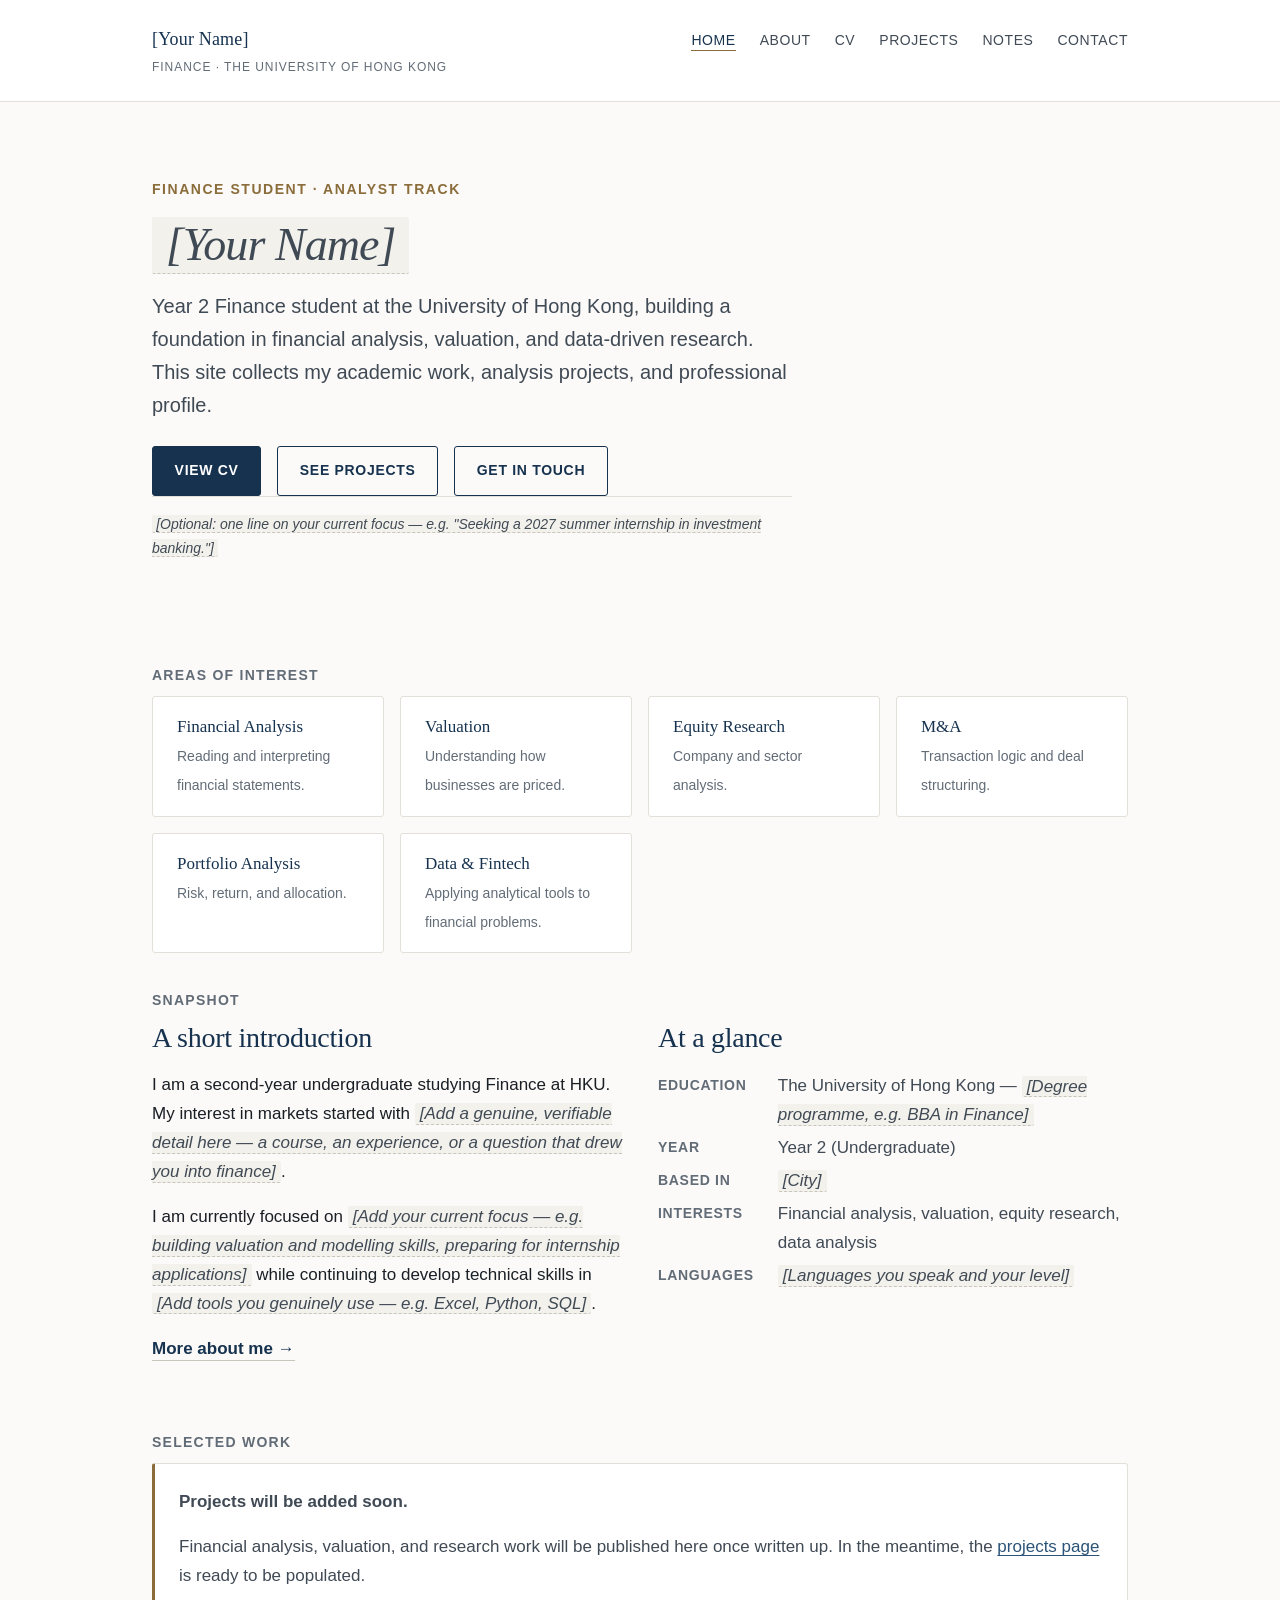
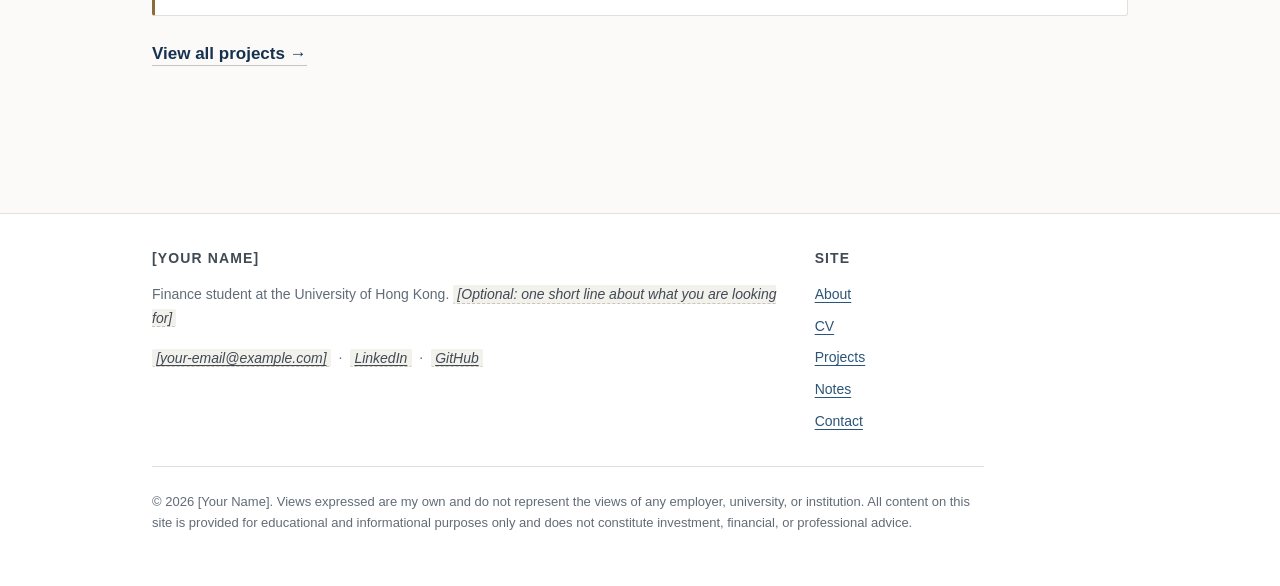
<file: index.html>
<!DOCTYPE html>
<html lang="en">
<head>
  <meta charset="utf-8">
  <meta name="viewport" content="width=device-width, initial-scale=1">
  <title>[Your Name] — Finance Student at HKU</title>
  <meta name="description" content="Personal site of [Your Name], a Year 2 Finance student at the University of Hong Kong. Financial analysis, valuation, and data-driven research.">
  <link rel="canonical" href="https://blslee.github.io/boscolee-personalwebsite/">
  
  <!-- Open Graph -->
  <meta property="og:type" content="website">
  <meta property="og:title" content="[Your Name] — Finance Student at HKU">
  <meta property="og:description" content="Personal site of [Your Name], a Year 2 Finance student at the University of Hong Kong.">
  <meta property="og:url" content="https://blslee.github.io/boscolee-personalwebsite/">
  <meta property="og:image" content="https://blslee.github.io/boscolee-personalwebsite/assets/img/og-image.png">
  <meta property="og:site_name" content="[Your Name]">

  <!-- Twitter -->
  <meta name="twitter:card" content="summary">
  <meta name="twitter:title" content="[Your Name] — Finance Student at HKU">
  <meta name="twitter:description" content="Personal site of [Your Name], a Year 2 Finance student at the University of Hong Kong.">

  <link rel="icon" href="assets/img/favicon.svg" type="image/svg+xml">
  <link rel="stylesheet" href="assets/css/style.css">
</head>
<body>
  <a class="skip-link" href="#main">Skip to main content</a>

  <header class="site-header">
    <div class="container site-header__inner">
      <a class="site-title" href="index.html">
        [Your Name]
        <span>Finance · The University of Hong Kong</span>
      </a>
      <nav class="site-nav" aria-label="Primary">
        <ul>
          <li><a href="index.html" aria-current="page">Home</a></li>
          <li><a href="about.html">About</a></li>
          <li><a href="cv.html">CV</a></li>
          <li><a href="projects.html">Projects</a></li>
          <li><a href="notes.html">Notes</a></li>
          <li><a href="contact.html">Contact</a></li>
        </ul>
      </nav>
    </div>
  </header>

  <main id="main">
    <!-- HERO: replace the placeholder name/headline and the two paragraphs. -->
    <section class="hero">
      <div class="container">
        <p class="hero__eyebrow">Finance Student · Analyst Track</p>
        <h1><span class="ph">[Your Name]</span></h1>
        <p class="hero__lede">
          Year 2 Finance student at the University of Hong Kong, building a
          foundation in financial analysis, valuation, and data-driven
          research. This site collects my academic work, analysis projects,
          and professional profile.
        </p>
        <div class="btn-row">
          <a class="btn btn--primary" href="cv.html">View CV</a>
          <a class="btn btn--ghost" href="projects.html">See Projects</a>
          <a class="btn btn--ghost" href="contact.html">Get in Touch</a>
        </div>
        <p class="hero__status">
          <span class="ph">[Optional: one line on your current focus — e.g. "Seeking a 2027 summer internship in investment banking."]</span>
        </p>
      </div>
    </section>

    <!-- FOCUS AREAS: these are topic areas, not claims of expertise.
         Edit freely to match your genuine interests. -->
    <section class="section section--tight" aria-labelledby="focus-heading">
      <div class="container">
        <p class="section-label" id="focus-heading">Areas of interest</p>
        <ul class="focus-list">
          <li>
            <strong>Financial Analysis</strong>
            <span>Reading and interpreting financial statements.</span>
          </li>
          <li>
            <strong>Valuation</strong>
            <span>Understanding how businesses are priced.</span>
          </li>
          <li>
            <strong>Equity Research</strong>
            <span>Company and sector analysis.</span>
          </li>
          <li>
            <strong>M&amp;A</strong>
            <span>Transaction logic and deal structuring.</span>
          </li>
          <li>
            <strong>Portfolio Analysis</strong>
            <span>Risk, return, and allocation.</span>
          </li>
          <li>
            <strong>Data &amp; Fintech</strong>
            <span>Applying analytical tools to financial problems.</span>
          </li>
        </ul>
      </div>
    </section>

    <!-- SNAPSHOT: honest, verifiable facts only. Remove anything you cannot support. -->
    <section class="section" aria-labelledby="snapshot-heading">
      <div class="container">
        <p class="section-label" id="snapshot-heading">Snapshot</p>
        <div class="grid-2">
          <div class="stack">
            <h2>A short introduction</h2>
            <p>
              I am a second-year undergraduate studying Finance at HKU. My
              interest in markets started with
              <span class="ph">[Add a genuine, verifiable detail here — a course, an experience, or a question that drew you into finance]</span>.
            </p>
            <p>
              I am currently focused on
              <span class="ph">[Add your current focus — e.g. building valuation and modelling skills, preparing for internship applications]</span>
              while continuing to develop technical skills in
              <span class="ph">[Add tools you genuinely use — e.g. Excel, Python, SQL]</span>.
            </p>
            <p>
              <a class="link-arrow" href="about.html">More about me</a>
            </p>
          </div>
          <div>
            <h2>At a glance</h2>
            <dl class="meta-list">
              <dt>Education</dt>
              <dd>The University of Hong Kong — <span class="ph">[Degree programme, e.g. BBA in Finance]</span></dd>
              <dt>Year</dt>
              <dd>Year 2 (Undergraduate)</dd>
              <dt>Based in</dt>
              <dd><span class="ph">[City]</span></dd>
              <dt>Interests</dt>
              <dd>Financial analysis, valuation, equity research, data analysis</dd>
              <dt>Languages</dt>
              <dd><span class="ph">[Languages you speak and your level]</span></dd>
            </dl>
          </div>
        </div>
      </div>
    </section>

    <!-- FEATURED PROJECTS: this section is intentionally empty of content.
         It populates from data/projects.json. -->
    <section class="section" aria-labelledby="work-heading">
      <div class="container">
        <p class="section-label" id="work-heading">Selected work</p>
        <div class="notice">
          <p><strong>Projects will be added soon.</strong></p>
          <p>
            Financial analysis, valuation, and research work will be published
            here once written up. In the meantime, the
            <a href="projects.html">projects page</a> is ready to be populated.
          </p>
        </div>
        <p style="margin-top: var(--space-4);">
          <a class="link-arrow" href="projects.html">View all projects</a>
        </p>
      </div>
    </section>
  </main>

  <footer class="site-footer">
    <div class="container">
      <div class="site-footer__grid">
        <div>
          <h2>[Your Name]</h2>
          <p>
            Finance student at the University of Hong Kong.
            <span class="ph">[Optional: one short line about what you are looking for]</span>
          </p>
          <p>
            <a class="ph" href="mailto:[your-email]">[your-email@example.com]</a>
            &nbsp;·&nbsp;
            <a class="ph" href="[your-linkedin-url]">LinkedIn</a>
            &nbsp;·&nbsp;
            <a class="ph" href="https://github.com/[your-github-username]">GitHub</a>
          </p>
        </div>
        <div>
          <h2>Site</h2>
          <ul>
            <li><a href="about.html">About</a></li>
            <li><a href="cv.html">CV</a></li>
            <li><a href="projects.html">Projects</a></li>
            <li><a href="notes.html">Notes</a></li>
            <li><a href="contact.html">Contact</a></li>
          </ul>
        </div>
      </div>
      <p class="disclaimer">
        &copy; <span id="year">2026</span> [Your Name]. Views expressed are my
        own and do not represent the views of any employer, university, or
        institution. All content on this site is provided for educational and
        informational purposes only and does not constitute investment,
        financial, or professional advice.
      </p>
    </div>
  </footer>

  <script src="assets/js/main.js" defer></script>
</body>
</html>
</file>
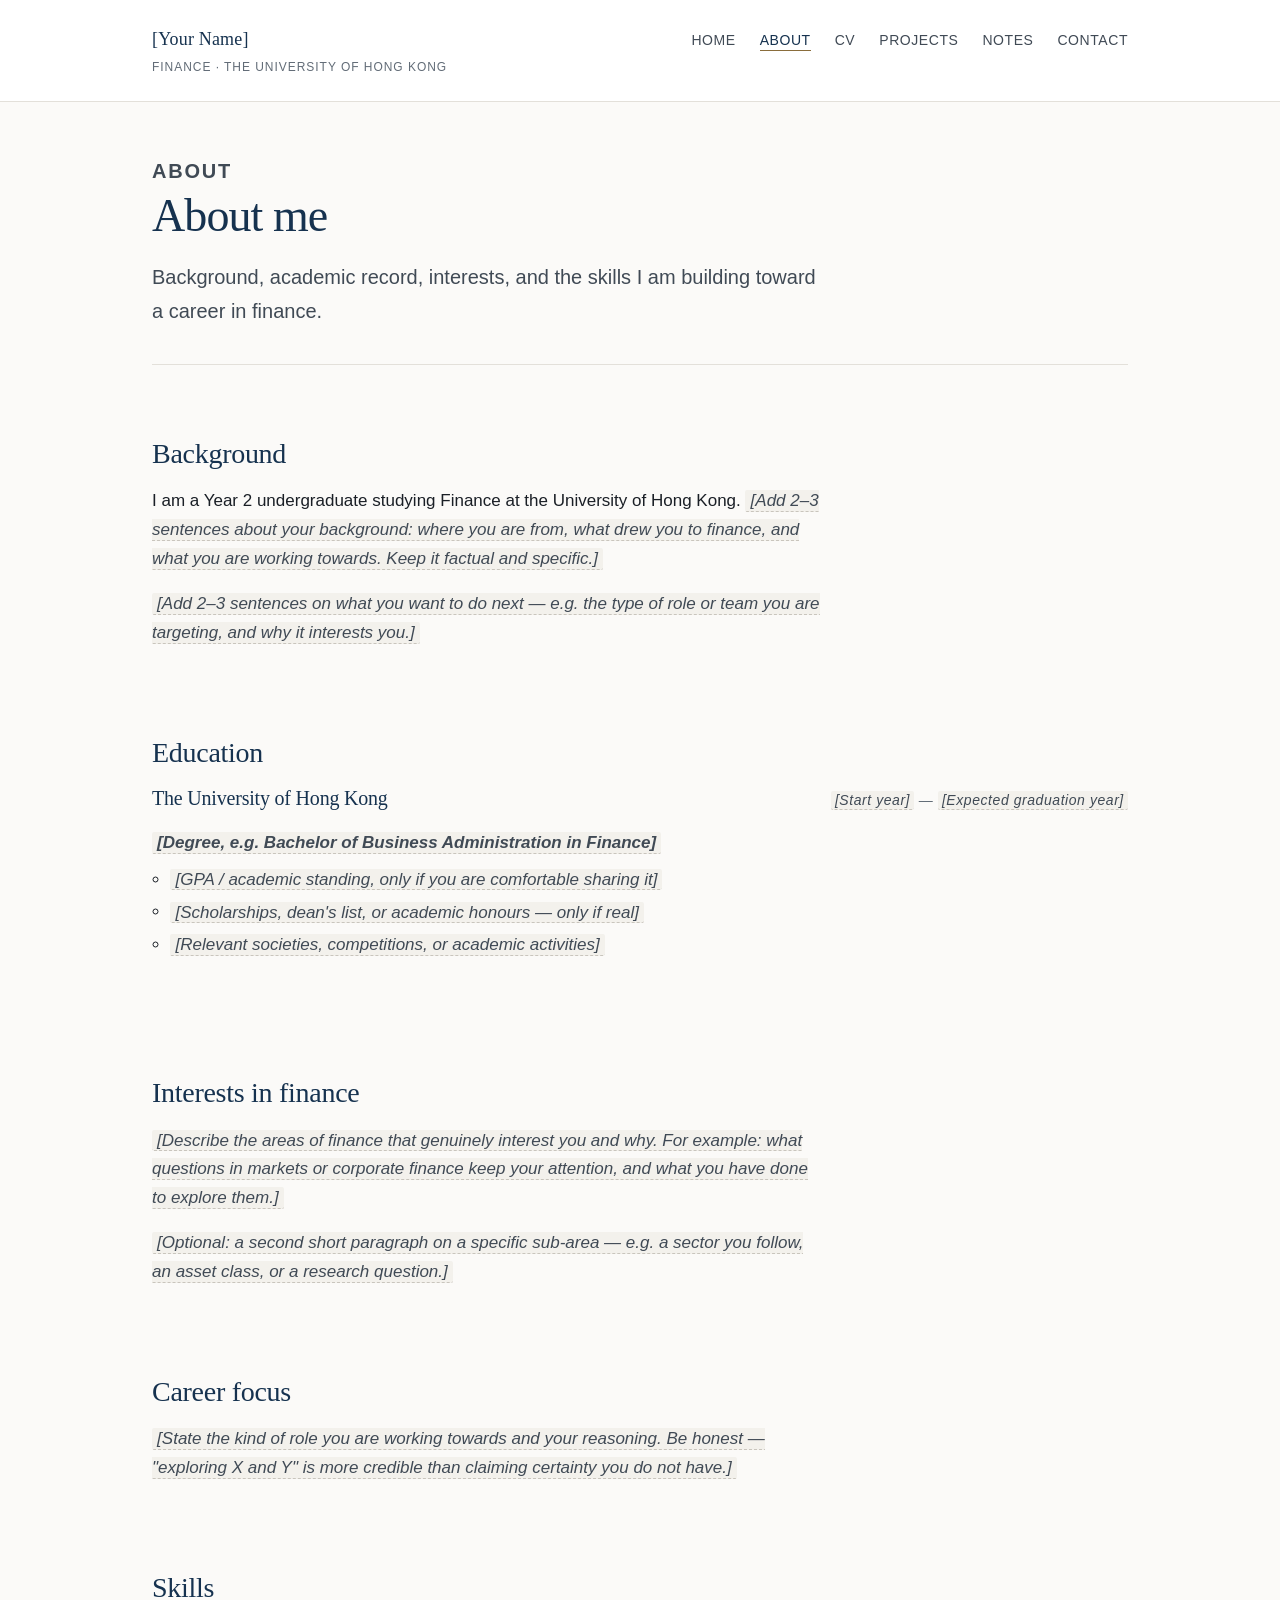
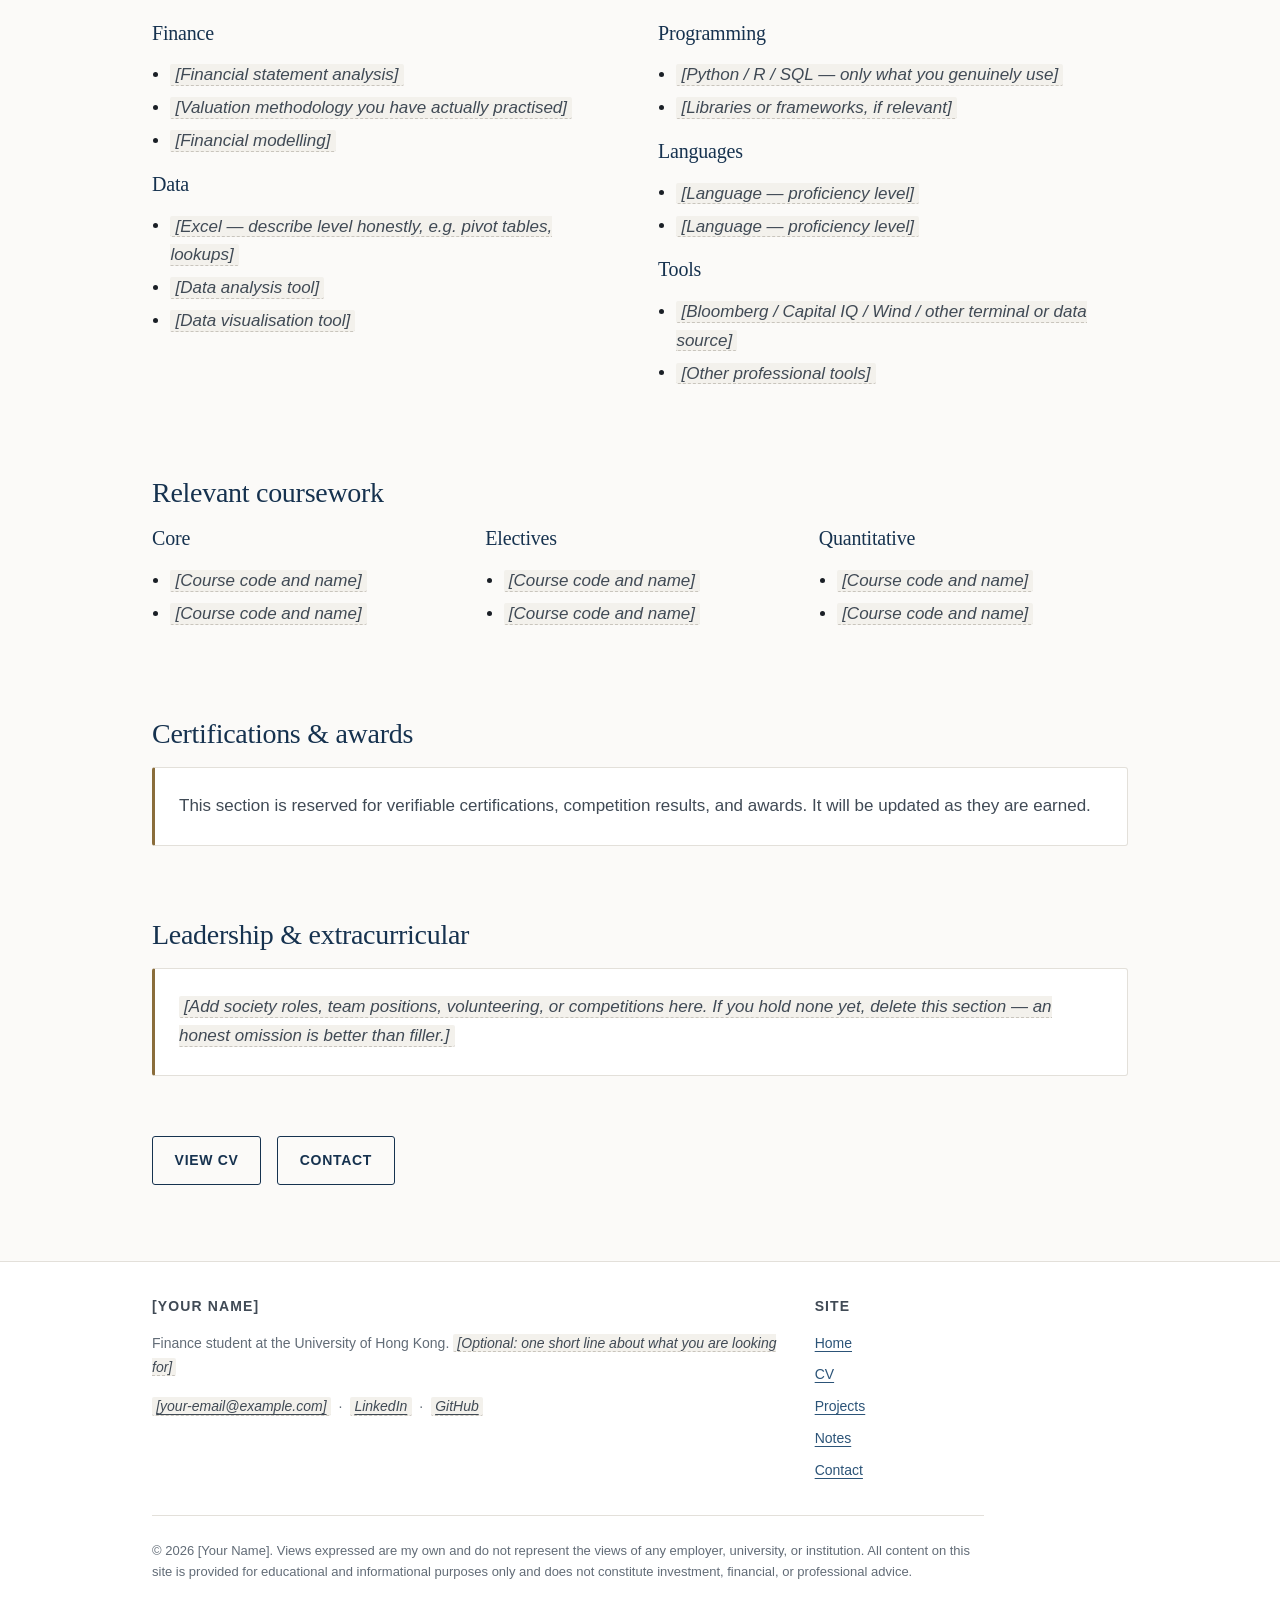
<file: about.html>
<!DOCTYPE html>
<html lang="en">
<head>
  <meta charset="utf-8">
  <meta name="viewport" content="width=device-width, initial-scale=1">
  <title>About — [Your Name]</title>
  <meta name="description" content="About [Your Name]: education, finance interests, career focus, skills, and coursework.">
  <link rel="canonical" href="https://blslee.github.io/boscolee-personalwebsite/about.html">

  <meta property="og:type" content="website">
  <meta property="og:title" content="About — [Your Name]">
  <meta property="og:description" content="Education, finance interests, career focus, and skills.">
  <meta property="og:url" content="https://blslee.github.io/boscolee-personalwebsite/about.html">

  <link rel="icon" href="assets/img/favicon.svg" type="image/svg+xml">
  <link rel="stylesheet" href="assets/css/style.css">
</head>
<body>
  <a class="skip-link" href="#main">Skip to main content</a>

  <header class="site-header">
    <div class="container site-header__inner">
      <a class="site-title" href="index.html">
        [Your Name]
        <span>Finance · The University of Hong Kong</span>
      </a>
      <nav class="site-nav" aria-label="Primary">
        <ul>
          <li><a href="index.html">Home</a></li>
          <li><a href="about.html" aria-current="page">About</a></li>
          <li><a href="cv.html">CV</a></li>
          <li><a href="projects.html">Projects</a></li>
          <li><a href="notes.html">Notes</a></li>
          <li><a href="contact.html">Contact</a></li>
        </ul>
      </nav>
    </div>
  </header>

  <main id="main">
    <div class="container">
      <div class="page-header">
        <p class="section-label">About</p>
        <h1>About me</h1>
        <p>
          Background, academic record, interests, and the skills I am building
          toward a career in finance.
        </p>
      </div>

      <!-- BACKGROUND: rewrite entirely in your own voice. Keep it short. -->
      <section class="section--tight" aria-labelledby="background-heading">
        <div class="measure">
          <h2 id="background-heading">Background</h2>
          <p>
            I am a Year 2 undergraduate studying Finance at the University of
            Hong Kong.
            <span class="ph">[Add 2–3 sentences about your background: where you are from, what drew you to finance, and what you are working towards. Keep it factual and specific.]</span>
          </p>
          <p>
            <span class="ph">[Add 2–3 sentences on what you want to do next — e.g. the type of role or team you are targeting, and why it interests you.]</span>
          </p>
        </div>
      </section>

      <!-- EDUCATION -->
      <section class="section--tight" aria-labelledby="education-heading">
        <h2 id="education-heading">Education</h2>
        <ul class="entry-list">
          <li class="entry">
            <div class="entry__head">
              <h3>The University of Hong Kong</h3>
              <p class="entry__date">
                <span class="ph">[Start year]</span> — <span class="ph">[Expected graduation year]</span>
              </p>
            </div>
            <p class="entry__org">
              <span class="ph">[Degree, e.g. Bachelor of Business Administration in Finance]</span>
            </p>
            <ul>
              <li><span class="ph">[GPA / academic standing, only if you are comfortable sharing it]</span></li>
              <li><span class="ph">[Scholarships, dean's list, or academic honours — only if real]</span></li>
              <li><span class="ph">[Relevant societies, competitions, or academic activities]</span></li>
            </ul>
          </li>
          <!-- Duplicate the block above for exchange programmes or prior schools. -->
        </ul>
      </section>

      <!-- INTERESTS -->
      <section class="section--tight" aria-labelledby="interests-heading">
        <h2 id="interests-heading">Interests in finance</h2>
        <div class="measure">
          <p>
            <span class="ph">[Describe the areas of finance that genuinely interest you and why. For example: what questions in markets or corporate finance keep your attention, and what you have done to explore them.]</span>
          </p>
          <p>
            <span class="ph">[Optional: a second short paragraph on a specific sub-area — e.g. a sector you follow, an asset class, or a research question.]</span>
          </p>
        </div>
      </section>

      <!-- CAREER FOCUS -->
      <section class="section--tight" aria-labelledby="career-heading">
        <h2 id="career-heading">Career focus</h2>
        <div class="measure">
          <p>
            <span class="ph">[State the kind of role you are working towards and your reasoning. Be honest — "exploring X and Y" is more credible than claiming certainty you do not have.]</span>
          </p>
        </div>
      </section>

      <!-- SKILLS: structure only. Replace the placeholders with what you actually have. -->
      <section class="section--tight" aria-labelledby="skills-heading">
        <h2 id="skills-heading">Skills</h2>
        <div class="grid-2">
          <div>
            <h3>Finance</h3>
            <ul>
              <li><span class="ph">[Financial statement analysis]</span></li>
              <li><span class="ph">[Valuation methodology you have actually practised]</span></li>
              <li><span class="ph">[Financial modelling]</span></li>
            </ul>
            <h3>Data</h3>
            <ul>
              <li><span class="ph">[Excel — describe level honestly, e.g. pivot tables, lookups]</span></li>
              <li><span class="ph">[Data analysis tool]</span></li>
              <li><span class="ph">[Data visualisation tool]</span></li>
            </ul>
          </div>
          <div>
            <h3>Programming</h3>
            <ul>
              <li><span class="ph">[Python / R / SQL — only what you genuinely use]</span></li>
              <li><span class="ph">[Libraries or frameworks, if relevant]</span></li>
            </ul>
            <h3>Languages</h3>
            <ul>
              <li><span class="ph">[Language — proficiency level]</span></li>
              <li><span class="ph">[Language — proficiency level]</span></li>
            </ul>
            <h3>Tools</h3>
            <ul>
              <li><span class="ph">[Bloomberg / Capital IQ / Wind / other terminal or data source]</span></li>
              <li><span class="ph">[Other professional tools]</span></li>
            </ul>
          </div>
        </div>
      </section>

      <!-- COURSEWORK: HKU finance courses you have actually taken. -->
      <section class="section--tight" aria-labelledby="coursework-heading">
        <h2 id="coursework-heading">Relevant coursework</h2>
        <div class="grid-3">
          <div>
            <h3>Core</h3>
            <ul>
              <li><span class="ph">[Course code and name]</span></li>
              <li><span class="ph">[Course code and name]</span></li>
            </ul>
          </div>
          <div>
            <h3>Electives</h3>
            <ul>
              <li><span class="ph">[Course code and name]</span></li>
              <li><span class="ph">[Course code and name]</span></li>
            </ul>
          </div>
          <div>
            <h3>Quantitative</h3>
            <ul>
              <li><span class="ph">[Course code and name]</span></li>
              <li><span class="ph">[Course code and name]</span></li>
            </ul>
          </div>
        </div>
      </section>

      <!-- CERTIFICATIONS: deliberately empty until real. -->
      <section class="section--tight" aria-labelledby="certs-heading">
        <h2 id="certs-heading">Certifications &amp; awards</h2>
        <div class="notice">
          <p>
            This section is reserved for verifiable certifications, competition
            results, and awards. It will be updated as they are earned.
          </p>
        </div>
      </section>

      <!-- LEADERSHIP: deliberately empty until real. -->
      <section class="section--tight" aria-labelledby="leadership-heading">
        <h2 id="leadership-heading">Leadership &amp; extracurricular</h2>
        <div class="notice">
          <p>
            <span class="ph">[Add society roles, team positions, volunteering, or competitions here. If you hold none yet, delete this section — an honest omission is better than filler.]</span>
          </p>
        </div>
      </section>

      <div class="btn-row" style="margin-bottom: var(--space-6);">
        <a class="btn btn--ghost" href="cv.html">View CV</a>
        <a class="btn btn--ghost" href="contact.html">Contact</a>
      </div>
    </div>
  </main>

  <footer class="site-footer">
    <div class="container">
      <div class="site-footer__grid">
        <div>
          <h2>[Your Name]</h2>
          <p>
            Finance student at the University of Hong Kong.
            <span class="ph">[Optional: one short line about what you are looking for]</span>
          </p>
          <p>
            <a class="ph" href="mailto:[your-email]">[your-email@example.com]</a>
            &nbsp;·&nbsp;
            <a class="ph" href="[your-linkedin-url]">LinkedIn</a>
            &nbsp;·&nbsp;
            <a class="ph" href="https://github.com/[your-github-username]">GitHub</a>
          </p>
        </div>
        <div>
          <h2>Site</h2>
          <ul>
            <li><a href="index.html">Home</a></li>
            <li><a href="cv.html">CV</a></li>
            <li><a href="projects.html">Projects</a></li>
            <li><a href="notes.html">Notes</a></li>
            <li><a href="contact.html">Contact</a></li>
          </ul>
        </div>
      </div>
      <p class="disclaimer">
        &copy; <span id="year">2026</span> [Your Name]. Views expressed are my
        own and do not represent the views of any employer, university, or
        institution. All content on this site is provided for educational and
        informational purposes only and does not constitute investment,
        financial, or professional advice.
      </p>
    </div>
  </footer>

  <script src="assets/js/main.js" defer></script>
</body>
</html>
</file>
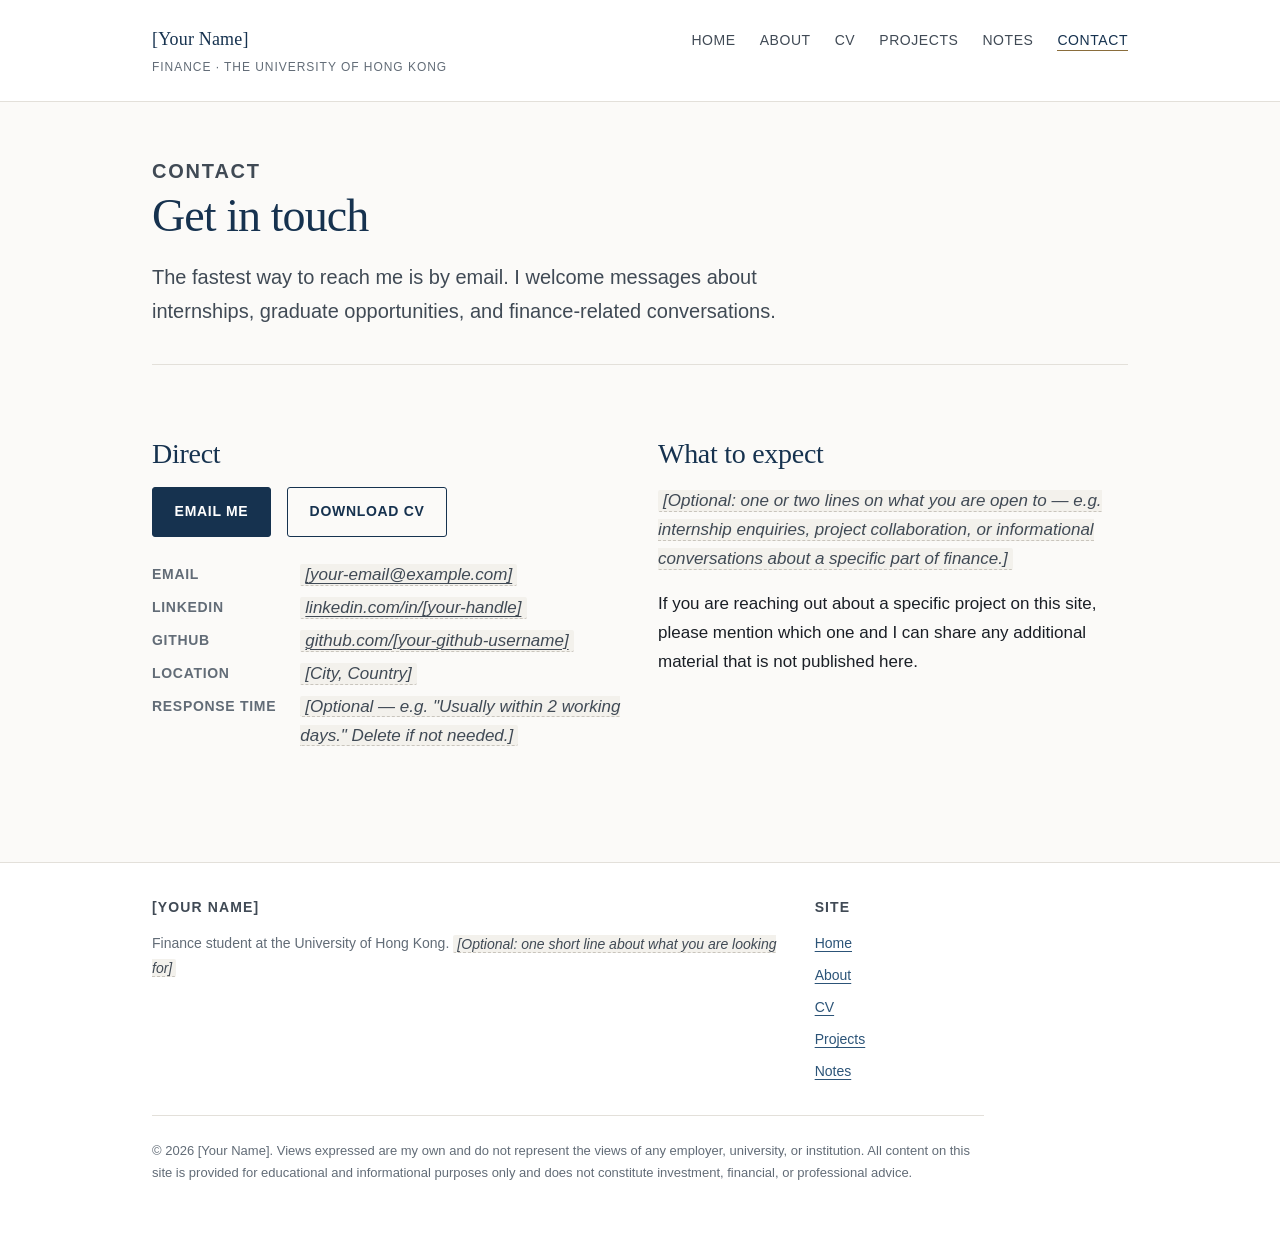
<file: contact.html>
<!DOCTYPE html>
<html lang="en">
<head>
  <meta charset="utf-8">
  <meta name="viewport" content="width=device-width, initial-scale=1">
  <title>Contact — [Your Name]</title>
  <meta name="description" content="Get in touch with [Your Name], Year 2 Finance student at the University of Hong Kong.">
  <link rel="canonical" href="https://blslee.github.io/boscolee-personalwebsite/contact.html">

  <meta property="og:type" content="website">
  <meta property="og:title" content="Contact — [Your Name]">
  <meta property="og:description" content="Get in touch — email, LinkedIn, and GitHub.">
  <meta property="og:url" content="https://blslee.github.io/boscolee-personalwebsite/contact.html">

  <link rel="icon" href="assets/img/favicon.svg" type="image/svg+xml">
  <link rel="stylesheet" href="assets/css/style.css">
</head>
<body>
  <a class="skip-link" href="#main">Skip to main content</a>

  <header class="site-header">
    <div class="container site-header__inner">
      <a class="site-title" href="index.html">
        [Your Name]
        <span>Finance · The University of Hong Kong</span>
      </a>
      <nav class="site-nav" aria-label="Primary">
        <ul>
          <li><a href="index.html">Home</a></li>
          <li><a href="about.html">About</a></li>
          <li><a href="cv.html">CV</a></li>
          <li><a href="projects.html">Projects</a></li>
          <li><a href="notes.html">Notes</a></li>
          <li><a href="contact.html" aria-current="page">Contact</a></li>
        </ul>
      </nav>
    </div>
  </header>

  <main id="main">
    <div class="container">
      <div class="page-header">
        <p class="section-label">Contact</p>
        <h1>Get in touch</h1>
        <p>
          The fastest way to reach me is by email. I welcome messages about
          internships, graduate opportunities, and finance-related
          conversations.
        </p>
      </div>

      <div class="grid-2 section--tight">
        <div>
          <h2>Direct</h2>
          <div class="btn-row" style="margin-top: 0; margin-bottom: var(--space-4);">
            <!-- Replace the address in BOTH the href and the label. -->
            <a class="btn btn--primary" href="mailto:[your-email]">Email me</a>
            <a class="btn btn--ghost" href="assets/cv/cv.pdf" download>Download CV</a>
          </div>
          <dl class="meta-list">
            <dt>Email</dt>
            <dd><a class="ph" href="mailto:[your-email]">[your-email@example.com]</a></dd>
            <dt>LinkedIn</dt>
            <dd><a class="ph" href="[your-linkedin-url]">linkedin.com/in/[your-handle]</a></dd>
            <dt>GitHub</dt>
            <dd><a class="ph" href="https://github.com/[your-github-username]">github.com/[your-github-username]</a></dd>
            <dt>Location</dt>
            <dd><span class="ph">[City, Country]</span></dd>
            <dt>Response time</dt>
            <dd><span class="ph">[Optional — e.g. "Usually within 2 working days." Delete if not needed.]</span></dd>
          </dl>
        </div>

        <div>
          <h2>What to expect</h2>
          <div class="stack">
            <p>
              <span class="ph">[Optional: one or two lines on what you are open to — e.g. internship enquiries, project collaboration, or informational conversations about a specific part of finance.]</span>
            </p>
            <p>
              If you are reaching out about a specific project on this site,
              please mention which one and I can share any additional material
              that is not published here.
            </p>
            <!--
              NOTE ON CONTACT FORMS
              This site is static and has no backend, so there is no form by
              design. A mailto button is more reliable and avoids spam and
              third-party data handling. If you later want a form, use a
              static-friendly service such as Formspree and set it up in a
              single HTML file — see the README, "Optional: adding a form".
            -->
          </div>
        </div>
      </div>
    </div>
  </main>

  <footer class="site-footer">
    <div class="container">
      <div class="site-footer__grid">
        <div>
          <h2>[Your Name]</h2>
          <p>
            Finance student at the University of Hong Kong.
            <span class="ph">[Optional: one short line about what you are looking for]</span>
          </p>
        </div>
        <div>
          <h2>Site</h2>
          <ul>
            <li><a href="index.html">Home</a></li>
            <li><a href="about.html">About</a></li>
            <li><a href="cv.html">CV</a></li>
            <li><a href="projects.html">Projects</a></li>
            <li><a href="notes.html">Notes</a></li>
          </ul>
        </div>
      </div>
      <p class="disclaimer">
        &copy; <span id="year">2026</span> [Your Name]. Views expressed are my
        own and do not represent the views of any employer, university, or
        institution. All content on this site is provided for educational and
        informational purposes only and does not constitute investment,
        financial, or professional advice.
      </p>
    </div>
  </footer>

  <script src="assets/js/main.js" defer></script>
</body>
</html>
</file>
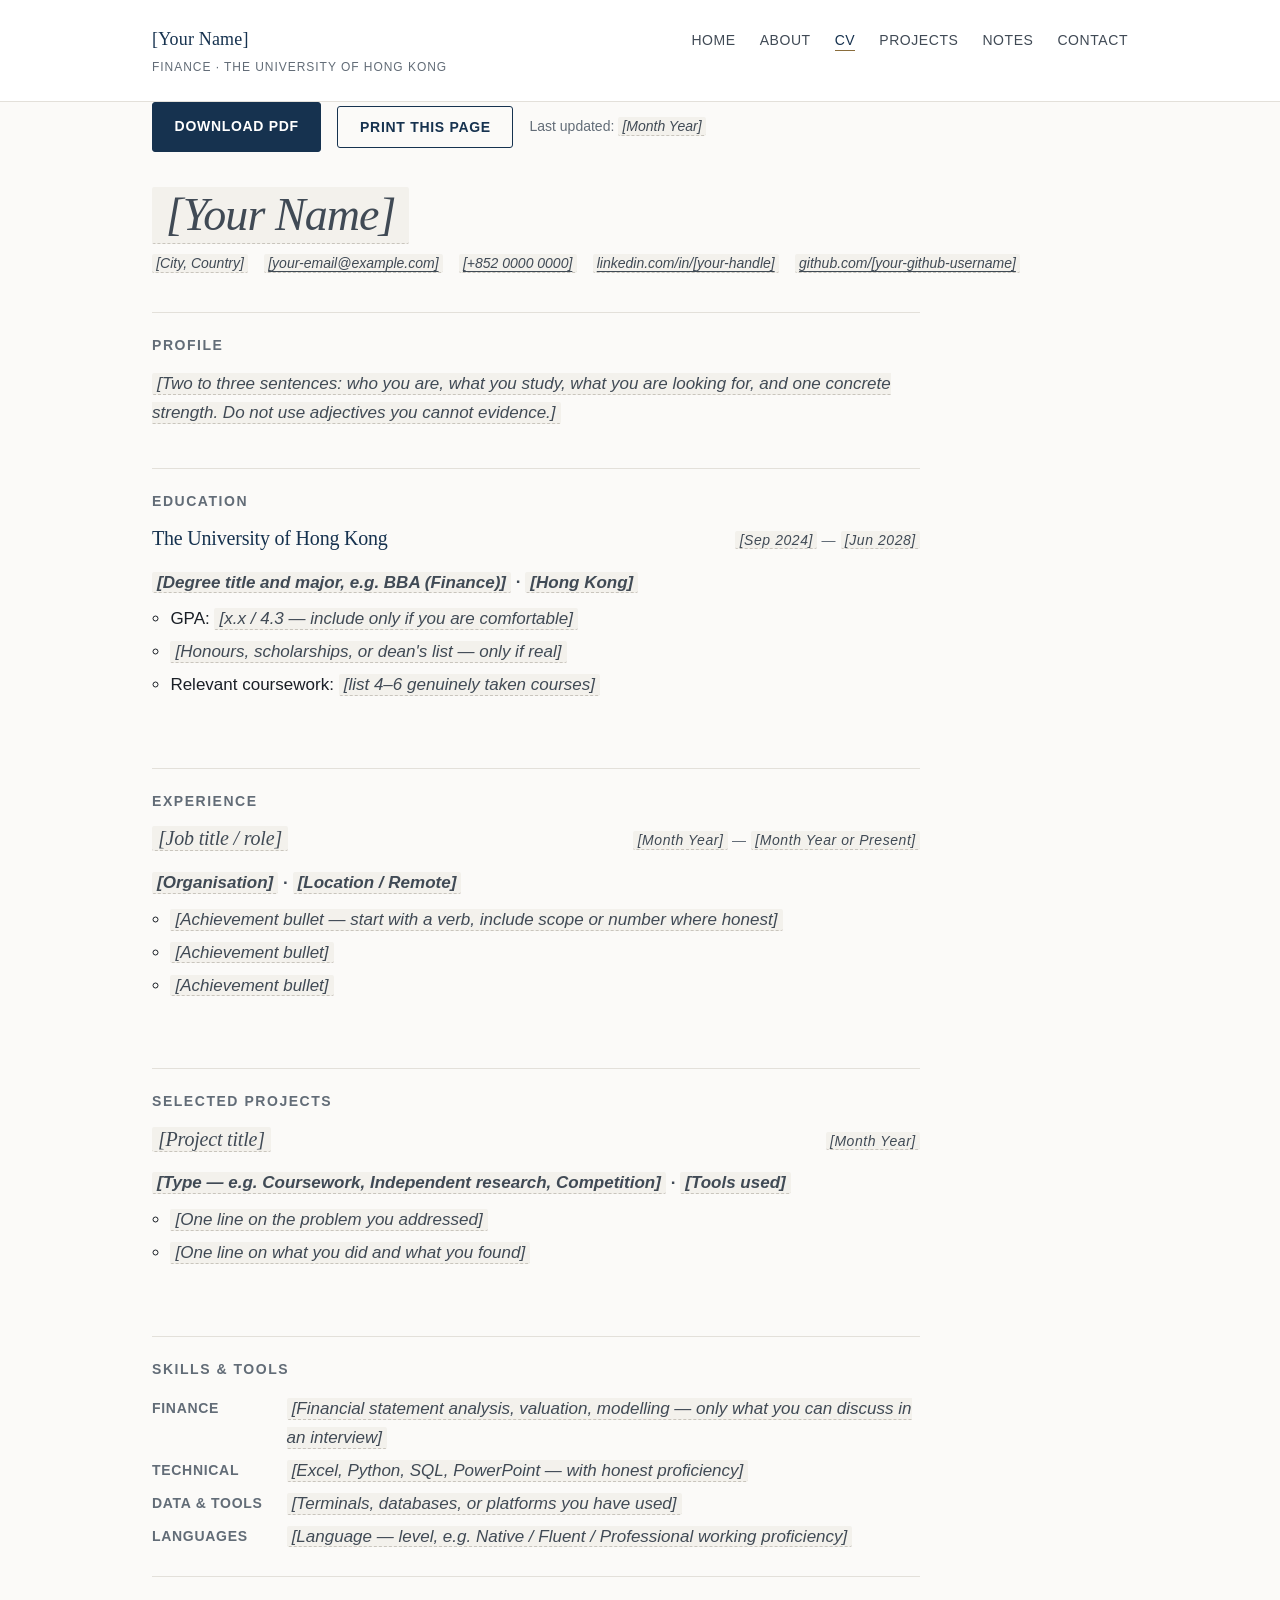
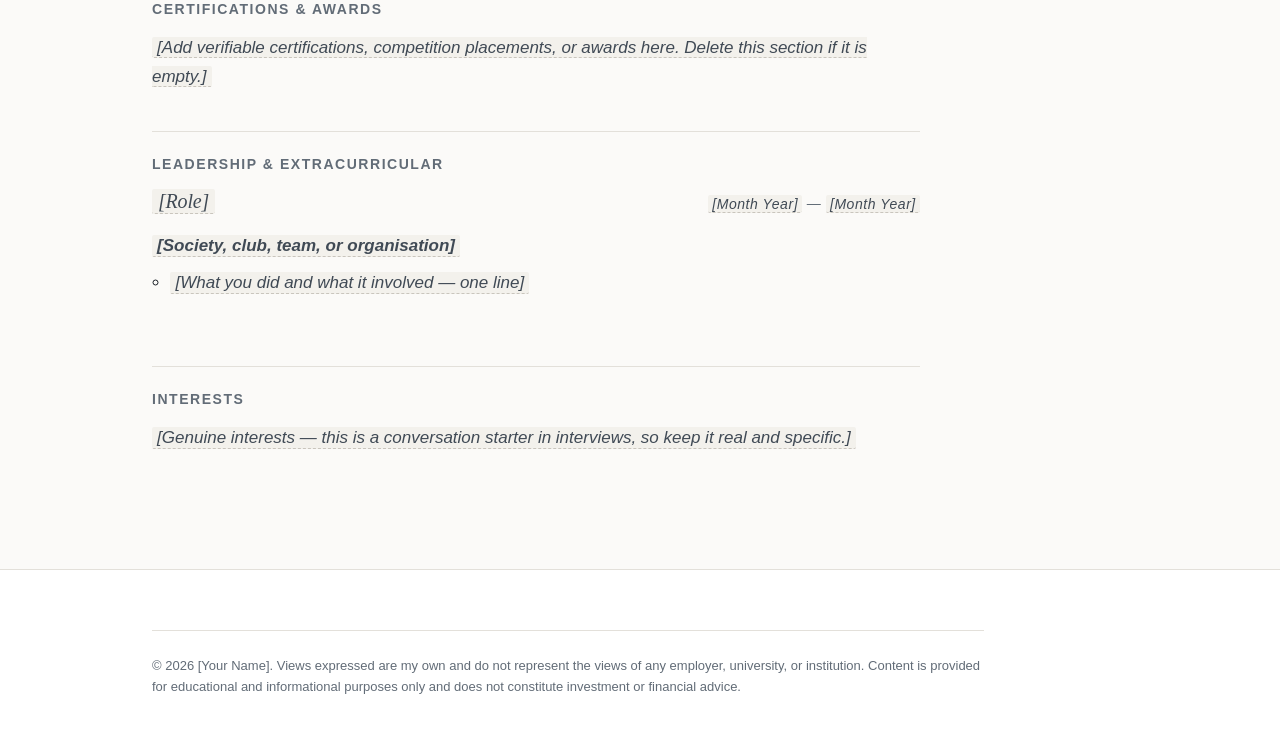
<file: cv.html>
<!DOCTYPE html>
<html lang="en">
<head>
  <meta charset="utf-8">
  <meta name="viewport" content="width=device-width, initial-scale=1">
  <title>CV — [Your Name]</title>
  <meta name="description" content="Curriculum vitae of [Your Name], Year 2 Finance student at the University of Hong Kong.">
  <link rel="canonical" href="https://blslee.github.io/boscolee-personalwebsite/cv.html">

  <meta property="og:type" content="profile">
  <meta property="og:title" content="CV — [Your Name]">
  <meta property="og:description" content="Curriculum vitae of [Your Name], Finance student at HKU.">
  <meta property="og:url" content="https://blslee.github.io/boscolee-personalwebsite/cv.html">

  <link rel="icon" href="assets/img/favicon.svg" type="image/svg+xml">
  <link rel="stylesheet" href="assets/css/style.css">
</head>
<body>
  <a class="skip-link" href="#main">Skip to main content</a>

  <header class="site-header">
    <div class="container site-header__inner">
      <a class="site-title" href="index.html">
        [Your Name]
        <span>Finance · The University of Hong Kong</span>
      </a>
      <nav class="site-nav" aria-label="Primary">
        <ul>
          <li><a href="index.html">Home</a></li>
          <li><a href="about.html">About</a></li>
          <li><a href="cv.html" aria-current="page">CV</a></li>
          <li><a href="projects.html">Projects</a></li>
          <li><a href="notes.html">Notes</a></li>
          <li><a href="contact.html">Contact</a></li>
        </ul>
      </nav>
    </div>
  </header>

  <main id="main">
    <div class="container">
      <!-- Toolbar is hidden when printing. -->
      <div class="cv-toolbar">
        <!-- Point this at assets/cv/cv.pdf — replace the file, keep the name. -->
        <a class="btn btn--primary" href="assets/cv/cv.pdf" download>Download PDF</a>
        <button class="btn btn--ghost" type="button" onclick="window.print()">Print this page</button>
        <p style="margin: 0; font-size: var(--text-sm); color: var(--muted);">
          Last updated: <span class="ph">[Month Year]</span>
        </p>
      </div>

      <!-- CV HEADER -->
      <header class="cv-header">
        <h1><span class="ph">[Your Name]</span></h1>
        <p class="cv-contact">
          <span><span class="ph">[City, Country]</span></span>
          <span><a class="ph" href="mailto:[your-email]">[your-email@example.com]</a></span>
          <span><a class="ph" href="tel:[your-phone]">[+852 0000 0000]</a></span>
          <span><a class="ph" href="[your-linkedin-url]">linkedin.com/in/[your-handle]</a></span>
          <span><a class="ph" href="https://github.com/[your-github-username]">github.com/[your-github-username]</a></span>
        </p>
      </header>

      <div class="cv-body">
        <!-- SUMMARY -->
        <section class="cv-section" aria-labelledby="cv-summary">
          <h2 id="cv-summary">Profile</h2>
          <p>
            <span class="ph">[Two to three sentences: who you are, what you study, what you are looking for, and one concrete strength. Do not use adjectives you cannot evidence.]</span>
          </p>
        </section>

        <!-- EDUCATION -->
        <section class="cv-section" aria-labelledby="cv-education">
          <h2 id="cv-education">Education</h2>
          <ul class="entry-list">
            <li class="entry">
              <div class="entry__head">
                <h3>The University of Hong Kong</h3>
                <p class="entry__date">
                  <span class="ph">[Sep 2024]</span> — <span class="ph">[Jun 2028]</span>
                </p>
              </div>
              <p class="entry__org">
                <span class="ph">[Degree title and major, e.g. BBA (Finance)]</span> ·
                <span class="ph">[Hong Kong]</span>
              </p>
              <ul>
                <li>GPA: <span class="ph">[x.x / 4.3 — include only if you are comfortable]</span></li>
                <li><span class="ph">[Honours, scholarships, or dean's list — only if real]</span></li>
                <li>Relevant coursework: <span class="ph">[list 4–6 genuinely taken courses]</span></li>
              </ul>
            </li>
            <!-- Duplicate the block above for exchange programmes or prior schools. -->
          </ul>
        </section>

        <!-- EXPERIENCE: no invented roles. One template block is provided. -->
        <section class="cv-section" aria-labelledby="cv-experience">
          <h2 id="cv-experience">Experience</h2>
          <ul class="entry-list">
            <li class="entry">
              <div class="entry__head">
                <h3><span class="ph">[Job title / role]</span></h3>
                <p class="entry__date">
                  <span class="ph">[Month Year]</span> — <span class="ph">[Month Year or Present]</span>
                </p>
              </div>
              <p class="entry__org">
                <span class="ph">[Organisation]</span> · <span class="ph">[Location / Remote]</span>
              </p>
              <ul>
                <li><span class="ph">[Achievement bullet — start with a verb, include scope or number where honest]</span></li>
                <li><span class="ph">[Achievement bullet]</span></li>
                <li><span class="ph">[Achievement bullet]</span></li>
              </ul>
            </li>
            <!--
              Duplicate the <li class="entry"> block above for each additional role.
              If you have no formal experience yet, delete this section entirely
              and strengthen Projects instead — an honest CV is a stronger CV.
            -->
          </ul>
        </section>

        <!-- PROJECTS -->
        <section class="cv-section" aria-labelledby="cv-projects">
          <h2 id="cv-projects">Selected projects</h2>
          <ul class="entry-list">
            <li class="entry">
              <div class="entry__head">
                <h3><span class="ph">[Project title]</span></h3>
                <p class="entry__date"><span class="ph">[Month Year]</span></p>
              </div>
              <p class="entry__org">
                <span class="ph">[Type — e.g. Coursework, Independent research, Competition]</span> ·
                <span class="ph">[Tools used]</span>
              </p>
              <ul>
                <li><span class="ph">[One line on the problem you addressed]</span></li>
                <li><span class="ph">[One line on what you did and what you found]</span></li>
              </ul>
            </li>
            <!-- Duplicate as needed. Keep to 2–4 of your strongest. -->
          </ul>
        </section>

        <!-- SKILLS -->
        <section class="cv-section" aria-labelledby="cv-skills">
          <h2 id="cv-skills">Skills &amp; tools</h2>
          <dl class="meta-list">
            <dt>Finance</dt>
            <dd><span class="ph">[Financial statement analysis, valuation, modelling — only what you can discuss in an interview]</span></dd>
            <dt>Technical</dt>
            <dd><span class="ph">[Excel, Python, SQL, PowerPoint — with honest proficiency]</span></dd>
            <dt>Data &amp; tools</dt>
            <dd><span class="ph">[Terminals, databases, or platforms you have used]</span></dd>
            <dt>Languages</dt>
            <dd><span class="ph">[Language — level, e.g. Native / Fluent / Professional working proficiency]</span></dd>
          </dl>
        </section>

        <!-- CERTIFICATIONS -->
        <section class="cv-section" aria-labelledby="cv-certs">
          <h2 id="cv-certs">Certifications &amp; awards</h2>
          <p>
            <span class="ph">[Add verifiable certifications, competition placements, or awards here. Delete this section if it is empty.]</span>
          </p>
        </section>

        <!-- LEADERSHIP -->
        <section class="cv-section" aria-labelledby="cv-leadership">
          <h2 id="cv-leadership">Leadership &amp; extracurricular</h2>
          <ul class="entry-list">
            <li class="entry">
              <div class="entry__head">
                <h3><span class="ph">[Role]</span></h3>
                <p class="entry__date">
                  <span class="ph">[Month Year]</span> — <span class="ph">[Month Year]</span>
                </p>
              </div>
              <p class="entry__org">
                <span class="ph">[Society, club, team, or organisation]</span>
              </p>
              <ul>
                <li><span class="ph">[What you did and what it involved — one line]</span></li>
              </ul>
            </li>
          </ul>
        </section>

        <!-- INTERESTS -->
        <section class="cv-section" aria-labelledby="cv-interests">
          <h2 id="cv-interests">Interests</h2>
          <p>
            <span class="ph">[Genuine interests — this is a conversation starter in interviews, so keep it real and specific.]</span>
          </p>
        </section>
      </div>
    </div>
  </main>

  <footer class="site-footer">
    <div class="container">
      <p class="disclaimer">
        &copy; <span id="year">2026</span> [Your Name]. Views expressed are my
        own and do not represent the views of any employer, university, or
        institution. Content is provided for educational and informational
        purposes only and does not constitute investment or financial advice.
      </p>
    </div>
  </footer>

  <script src="assets/js/main.js" defer></script>
</body>
</html>
</file>
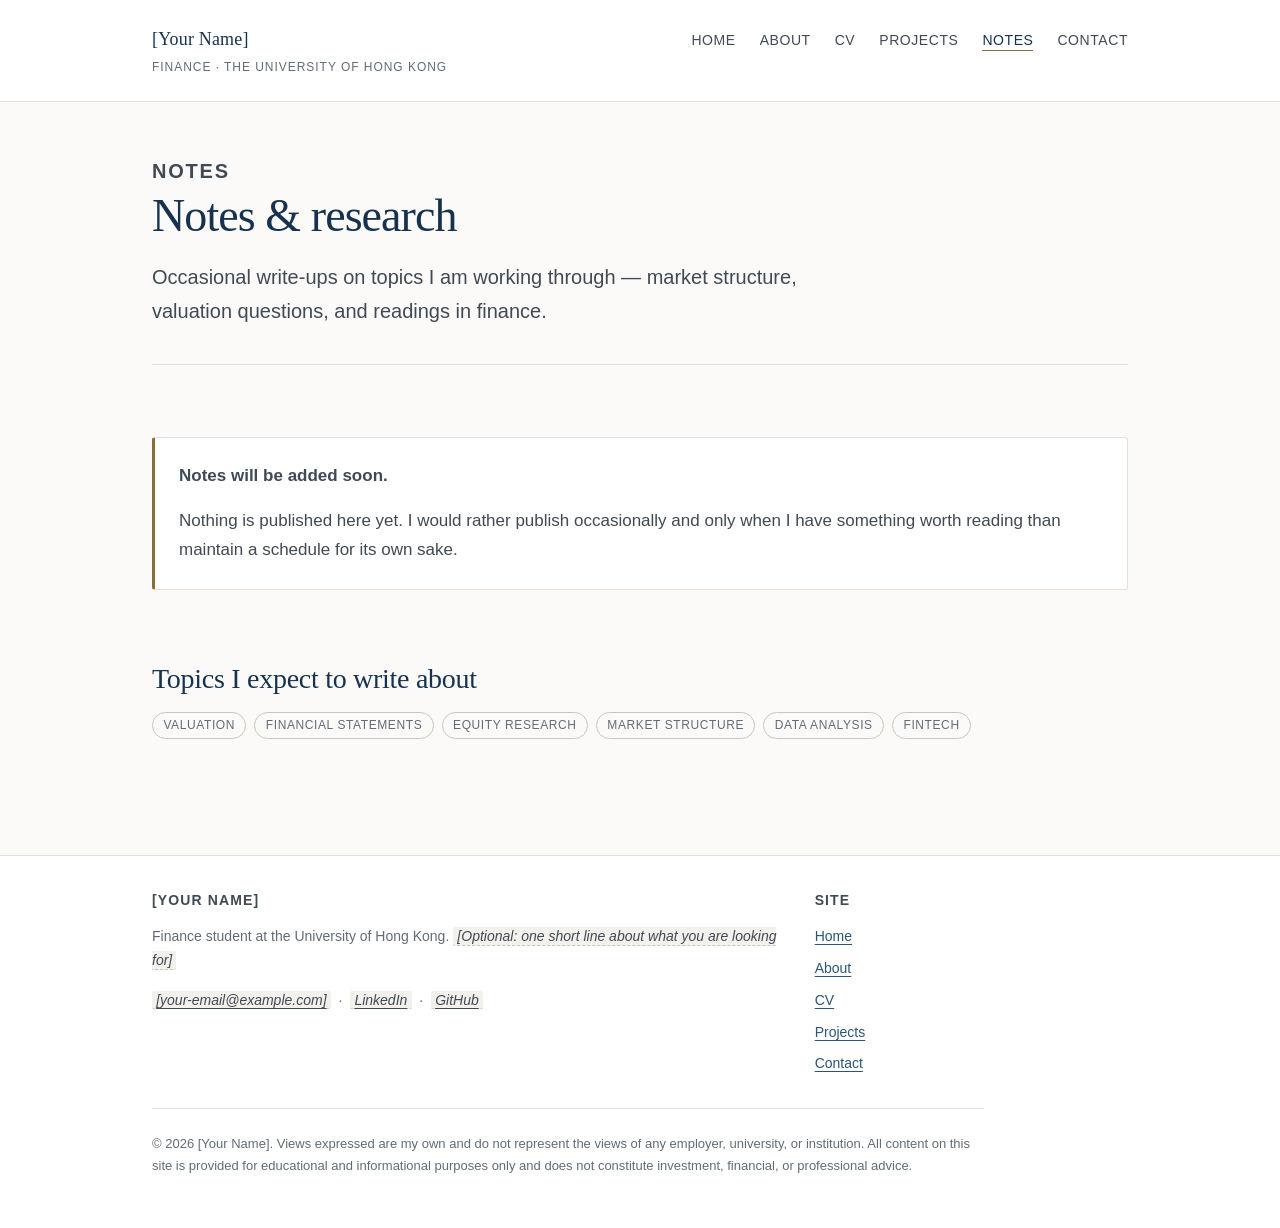
<file: notes.html>
<!DOCTYPE html>
<html lang="en">
<head>
  <meta charset="utf-8">
  <meta name="viewport" content="width=device-width, initial-scale=1">
  <title>Notes — [Your Name]</title>
  <meta name="description" content="Short notes and research write-ups by [Your Name] on finance and markets.">
  <link rel="canonical" href="https://blslee.github.io/boscolee-personalwebsite/notes.html">

  <meta property="og:type" content="website">
  <meta property="og:title" content="Notes — [Your Name]">
  <meta property="og:description" content="Short notes and research write-ups on finance and markets.">
  <meta property="og:url" content="https://blslee.github.io/boscolee-personalwebsite/notes.html">

  <link rel="icon" href="assets/img/favicon.svg" type="image/svg+xml">
  <link rel="stylesheet" href="assets/css/style.css">
</head>
<body>
  <a class="skip-link" href="#main">Skip to main content</a>

  <header class="site-header">
    <div class="container site-header__inner">
      <a class="site-title" href="index.html">
        [Your Name]
        <span>Finance · The University of Hong Kong</span>
      </a>
      <nav class="site-nav" aria-label="Primary">
        <ul>
          <li><a href="index.html">Home</a></li>
          <li><a href="about.html">About</a></li>
          <li><a href="cv.html">CV</a></li>
          <li><a href="projects.html">Projects</a></li>
          <li><a href="notes.html" aria-current="page">Notes</a></li>
          <li><a href="contact.html">Contact</a></li>
        </ul>
      </nav>
    </div>
  </header>

  <main id="main">
    <div class="container">
      <div class="page-header">
        <p class="section-label">Notes</p>
        <h1>Notes &amp; research</h1>
        <p>
          Occasional write-ups on topics I am working through — market
          structure, valuation questions, and readings in finance.
        </p>
      </div>

      <!--
        This section is a stub on purpose: no sample articles, no filler.
        To publish a note later, duplicate projects/template.html into a
        notes/ folder and list it here, or extend data/projects.json with a
        second array. See README, "Adding a note".
      -->
      <section class="section--tight" aria-labelledby="notes-heading">
        <h2 id="notes-heading" class="visually-hidden" style="position:absolute;width:1px;height:1px;overflow:hidden;clip:rect(0 0 0 0);">Published notes</h2>
        <div class="notice">
          <p><strong>Notes will be added soon.</strong></p>
          <p>
            Nothing is published here yet. I would rather publish
            occasionally and only when I have something worth reading than
            maintain a schedule for its own sake.
          </p>
        </div>
      </section>

      <section class="section--tight" aria-labelledby="topics-heading">
        <h2 id="topics-heading">Topics I expect to write about</h2>
        <ul class="tags" style="margin-top: var(--space-3);">
          <li class="tag">Valuation</li>
          <li class="tag">Financial Statements</li>
          <li class="tag">Equity Research</li>
          <li class="tag">Market Structure</li>
          <li class="tag">Data Analysis</li>
          <li class="tag">Fintech</li>
        </ul>
      </section>
    </div>
  </main>

  <footer class="site-footer">
    <div class="container">
      <div class="site-footer__grid">
        <div>
          <h2>[Your Name]</h2>
          <p>
            Finance student at the University of Hong Kong.
            <span class="ph">[Optional: one short line about what you are looking for]</span>
          </p>
          <p>
            <a class="ph" href="mailto:[your-email]">[your-email@example.com]</a>
            &nbsp;·&nbsp;
            <a class="ph" href="[your-linkedin-url]">LinkedIn</a>
            &nbsp;·&nbsp;
            <a class="ph" href="https://github.com/[your-github-username]">GitHub</a>
          </p>
        </div>
        <div>
          <h2>Site</h2>
          <ul>
            <li><a href="index.html">Home</a></li>
            <li><a href="about.html">About</a></li>
            <li><a href="cv.html">CV</a></li>
            <li><a href="projects.html">Projects</a></li>
            <li><a href="contact.html">Contact</a></li>
          </ul>
        </div>
      </div>
      <p class="disclaimer">
        &copy; <span id="year">2026</span> [Your Name]. Views expressed are my
        own and do not represent the views of any employer, university, or
        institution. All content on this site is provided for educational and
        informational purposes only and does not constitute investment,
        financial, or professional advice.
      </p>
    </div>
  </footer>

  <script src="assets/js/main.js" defer></script>
</body>
</html>
</file>
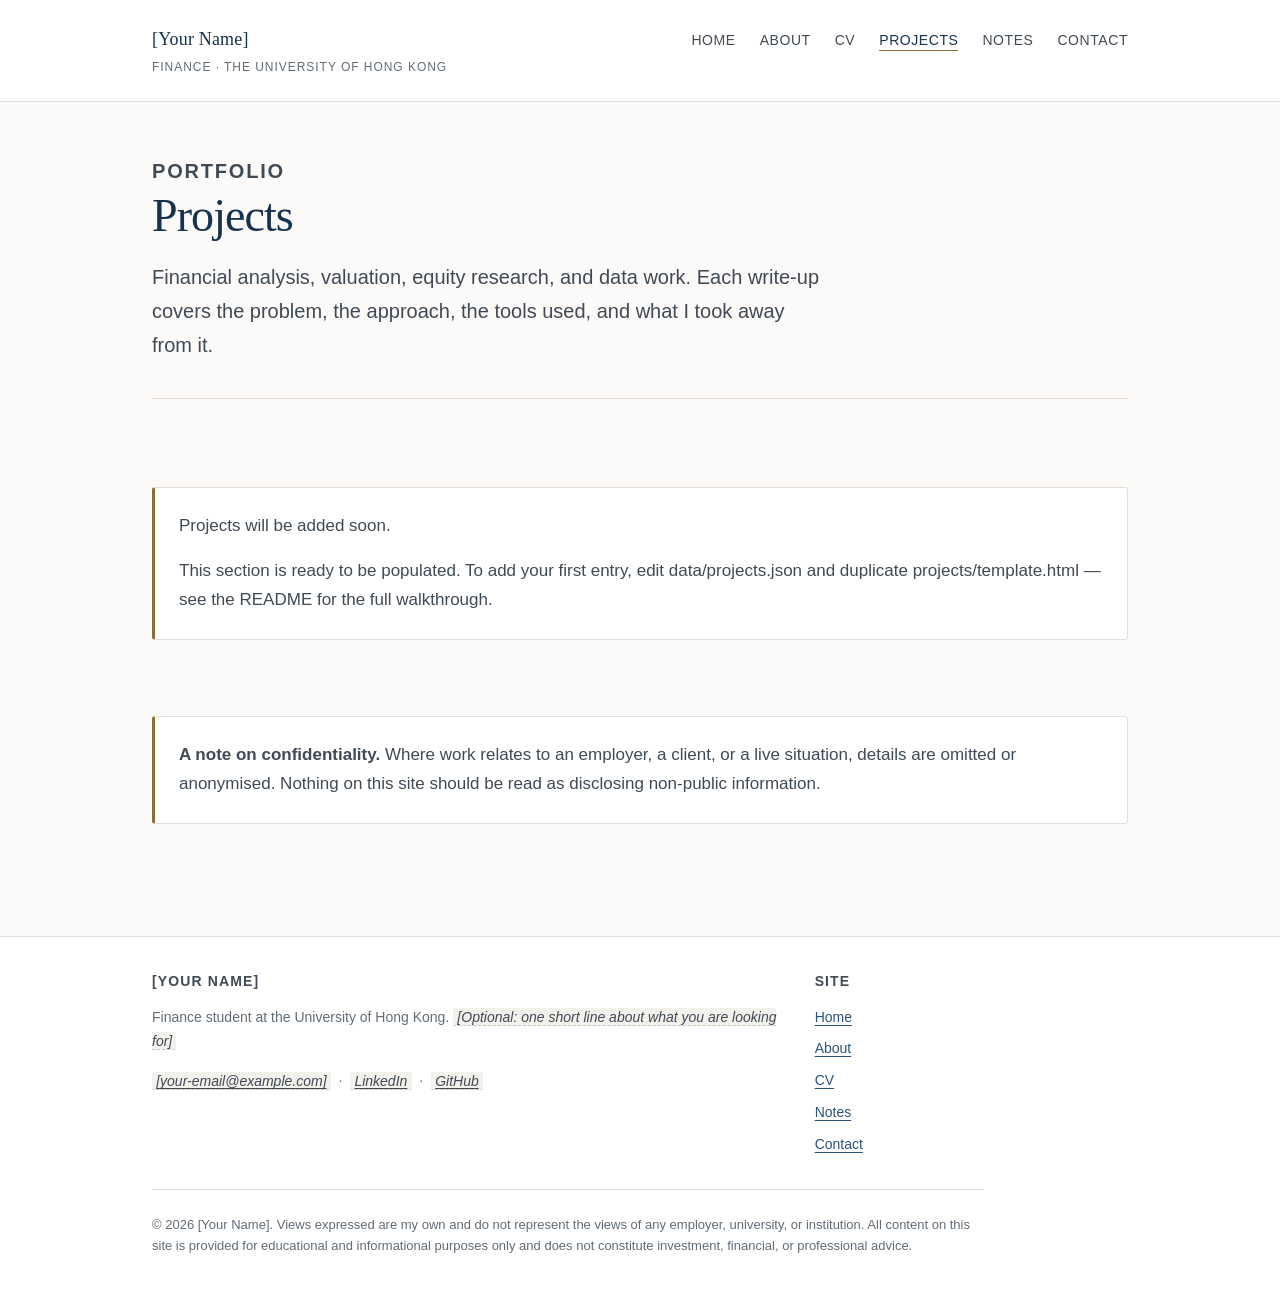
<file: projects.html>
<!DOCTYPE html>
<html lang="en">
<head>
  <meta charset="utf-8">
  <meta name="viewport" content="width=device-width, initial-scale=1">
  <title>Projects — [Your Name]</title>
  <meta name="description" content="Financial analysis, valuation, equity research, and data projects by [Your Name].">
  <link rel="canonical" href="https://blslee.github.io/boscolee-personalwebsite/projects.html">

  <meta property="og:type" content="website">
  <meta property="og:title" content="Projects — [Your Name]">
  <meta property="og:description" content="Financial analysis, valuation, equity research, and data projects.">
  <meta property="og:url" content="https://blslee.github.io/boscolee-personalwebsite/projects.html">

  <link rel="icon" href="assets/img/favicon.svg" type="image/svg+xml">
  <link rel="stylesheet" href="assets/css/style.css">
</head>
<body>
  <a class="skip-link" href="#main">Skip to main content</a>

  <header class="site-header">
    <div class="container site-header__inner">
      <a class="site-title" href="index.html">
        [Your Name]
        <span>Finance · The University of Hong Kong</span>
      </a>
      <nav class="site-nav" aria-label="Primary">
        <ul>
          <li><a href="index.html">Home</a></li>
          <li><a href="about.html">About</a></li>
          <li><a href="cv.html">CV</a></li>
          <li><a href="projects.html" aria-current="page">Projects</a></li>
          <li><a href="notes.html">Notes</a></li>
          <li><a href="contact.html">Contact</a></li>
        </ul>
      </nav>
    </div>
  </header>

  <main id="main">
    <div class="container">
      <div class="page-header">
        <p class="section-label">Portfolio</p>
        <h1>Projects</h1>
        <p>
          Financial analysis, valuation, equity research, and data work. Each
          write-up covers the problem, the approach, the tools used, and what I
          took away from it.
        </p>
      </div>

      <!--
        The list below is rendered from data/projects.json.
        To publish a project:
          1. Duplicate projects/template.html and fill it in.
          2. Add an entry to data/projects.json pointing at your new file.
        Category filter buttons are generated automatically from the data.
      -->
      <section class="section--tight" aria-labelledby="projects-heading">
        <h2 id="projects-heading" class="visually-hidden" style="position:absolute;width:1px;height:1px;overflow:hidden;clip:rect(0 0 0 0);">All projects</h2>

        <div class="filter-bar" id="project-filters" role="group" aria-label="Filter projects by category"></div>

        <p id="project-status" role="status" aria-live="polite"
           style="font-size: var(--text-sm); color: var(--muted); margin-bottom: var(--space-3);"></p>

        <ul class="project-list" id="project-list" data-source="data/projects.json">
          <!-- Rendered by assets/js/main.js. Fallback for no-JS visitors: -->
          <noscript>
            <li>
              <div class="notice">
                <p><strong>Projects will be added soon.</strong></p>
                <p>
                  The project list requires JavaScript to load. If it is
                  unavailable, please contact me directly and I will send the
                  relevant material.
                </p>
              </div>
            </li>
          </noscript>
        </ul>
      </section>

      <section class="section--tight" aria-labelledby="confidentiality-heading">
        <h2 id="confidentiality-heading" class="visually-hidden" style="position:absolute;width:1px;height:1px;overflow:hidden;clip:rect(0 0 0 0);">Confidentiality note</h2>
        <div class="notice">
          <p>
            <strong>A note on confidentiality.</strong> Where work relates to an
            employer, a client, or a live situation, details are omitted or
            anonymised. Nothing on this site should be read as disclosing
            non-public information.
          </p>
        </div>
      </section>
    </div>
  </main>

  <footer class="site-footer">
    <div class="container">
      <div class="site-footer__grid">
        <div>
          <h2>[Your Name]</h2>
          <p>
            Finance student at the University of Hong Kong.
            <span class="ph">[Optional: one short line about what you are looking for]</span>
          </p>
          <p>
            <a class="ph" href="mailto:[your-email]">[your-email@example.com]</a>
            &nbsp;·&nbsp;
            <a class="ph" href="[your-linkedin-url]">LinkedIn</a>
            &nbsp;·&nbsp;
            <a class="ph" href="https://github.com/[your-github-username]">GitHub</a>
          </p>
        </div>
        <div>
          <h2>Site</h2>
          <ul>
            <li><a href="index.html">Home</a></li>
            <li><a href="about.html">About</a></li>
            <li><a href="cv.html">CV</a></li>
            <li><a href="notes.html">Notes</a></li>
            <li><a href="contact.html">Contact</a></li>
          </ul>
        </div>
      </div>
      <p class="disclaimer">
        &copy; <span id="year">2026</span> [Your Name]. Views expressed are my
        own and do not represent the views of any employer, university, or
        institution. All content on this site is provided for educational and
        informational purposes only and does not constitute investment,
        financial, or professional advice.
      </p>
    </div>
  </footer>

  <script src="assets/js/main.js" defer></script>
</body>
</html>
</file>
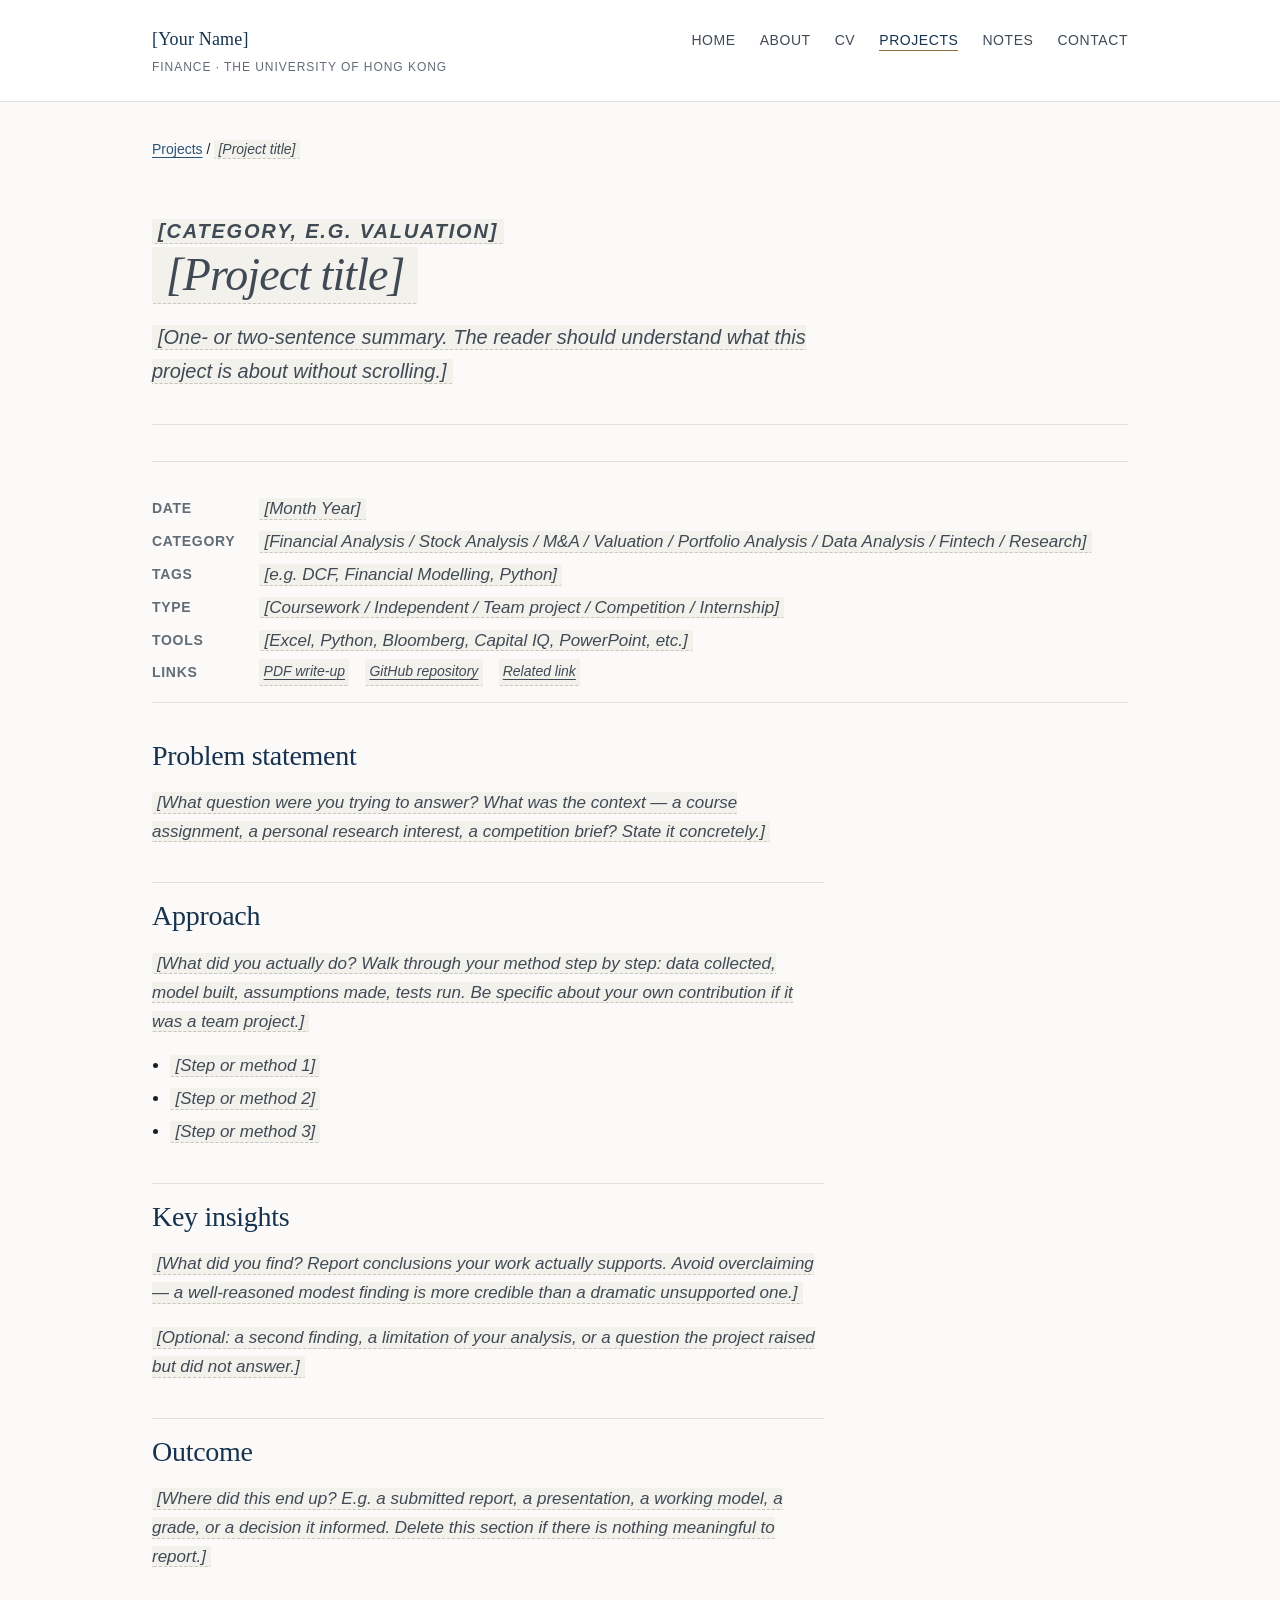
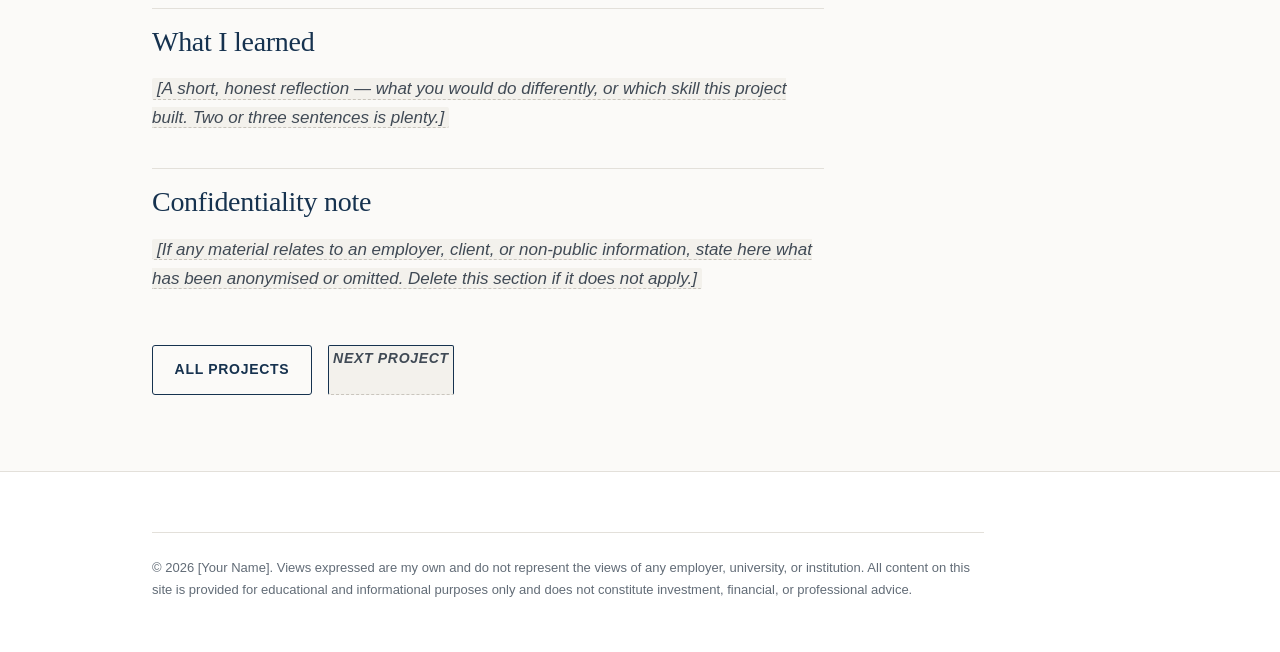
<file: projects/template.html>
<!DOCTYPE html>
<!--
  ============================================================================
  PROJECT TEMPLATE
  How to use this file:
    1. Copy it and rename it, e.g. projects/2027-03-equity-research-note.html
       Use lowercase letters, numbers and hyphens only (no spaces).
    2. Fill in every <span class="ph">[...]</span> placeholder below.
       Anything wrapped in .ph is highlighted on the page so you can spot it.
    3. Delete any <section> you do not need. An honest, shorter page beats a
       padded one.
    4. Add a matching entry to data/projects.json so it appears on the
       projects list page (see the README, "Adding a project").
    5. Search the whole file for "[" to catch placeholders you may have missed.

  Path note: this file lives in the projects/ folder, so all asset and page
  links are prefixed with ../ . Keep that prefix when you add new pages here.
  ============================================================================
-->
<html lang="en">
<head>
  <meta charset="utf-8">
  <meta name="viewport" content="width=device-width, initial-scale=1">
  <title>[Project title] — [Your Name]</title>
  <meta name="description" content="[One-sentence summary of the project — this appears in search results.]">
  <!-- Update the URL below to match this project's filename. -->
  <link rel="canonical" href="https://YOUR-USERNAME.github.io/REPO-NAME/projects/[project-slug].html">

  <meta property="og:type" content="article">
  <meta property="og:title" content="[Project title] — [Your Name]">
  <meta property="og:description" content="[One-sentence summary of the project.]">
  <meta property="og:url" content="https://YOUR-USERNAME.github.io/REPO-NAME/projects/[project-slug].html">

  <link rel="icon" href="../assets/img/favicon.svg" type="image/svg+xml">
  <link rel="stylesheet" href="../assets/css/style.css">
</head>
<body>
  <a class="skip-link" href="#main">Skip to main content</a>

  <header class="site-header">
    <div class="container site-header__inner">
      <a class="site-title" href="../index.html">
        [Your Name]
        <span>Finance · The University of Hong Kong</span>
      </a>
      <nav class="site-nav" aria-label="Primary">
        <ul>
          <li><a href="../index.html">Home</a></li>
          <li><a href="../about.html">About</a></li>
          <li><a href="../cv.html">CV</a></li>
          <li><a href="../projects.html" aria-current="page">Projects</a></li>
          <li><a href="../notes.html">Notes</a></li>
          <li><a href="../contact.html">Contact</a></li>
        </ul>
      </nav>
    </div>
  </header>

  <main id="main">
    <div class="container">
      <!-- Breadcrumb -->
      <nav aria-label="Breadcrumb" style="font-size: var(--text-sm); padding-top: var(--space-5);">
        <a href="../projects.html">Projects</a> /
        <span class="ph">[Project title]</span>
      </nav>

      <!-- PROJECT HEADER -->
      <header class="page-header">
        <p class="section-label"><span class="ph">[Category, e.g. Valuation]</span></p>
        <h1><span class="ph">[Project title]</span></h1>
        <p>
          <span class="ph">[One- or two-sentence summary. The reader should understand what this project is about without scrolling.]</span>
        </p>
      </header>

      <!-- FACT PANEL: keep this factual and short. -->
      <div class="project-meta">
        <dl class="meta-list">
          <dt>Date</dt>
          <dd><span class="ph">[Month Year]</span></dd>
          <dt>Category</dt>
          <dd><span class="ph">[Financial Analysis / Stock Analysis / M&amp;A / Valuation / Portfolio Analysis / Data Analysis / Fintech / Research]</span></dd>
          <dt>Tags</dt>
          <dd><span class="ph">[e.g. DCF, Financial Modelling, Python]</span></dd>
          <dt>Type</dt>
          <dd><span class="ph">[Coursework / Independent / Team project / Competition / Internship]</span></dd>
          <dt>Tools</dt>
          <dd><span class="ph">[Excel, Python, Bloomberg, Capital IQ, PowerPoint, etc.]</span></dd>
          <dt>Links</dt>
          <dd class="card__links" style="margin-top: 0;">
            <!-- Keep only the links that exist. Delete the rest. -->
            <a class="ph" href="[link-to-pdf]">PDF write-up</a>
            <a class="ph" href="[link-to-repo]">GitHub repository</a>
            <a class="ph" href="[external-link]">Related link</a>
          </dd>
        </dl>
      </div>

      <!-- WRITE-UP: the required sections are marked. Delete optional ones. -->
      <article class="prose measure">
        <!-- Required -->
        <h2>Problem statement</h2>
        <p>
          <span class="ph">[What question were you trying to answer? What was the context — a course assignment, a personal research interest, a competition brief? State it concretely.]</span>
        </p>

        <!-- Required -->
        <h2>Approach</h2>
        <p>
          <span class="ph">[What did you actually do? Walk through your method step by step: data collected, model built, assumptions made, tests run. Be specific about your own contribution if it was a team project.]</span>
        </p>
        <ul>
          <li><span class="ph">[Step or method 1]</span></li>
          <li><span class="ph">[Step or method 2]</span></li>
          <li><span class="ph">[Step or method 3]</span></li>
        </ul>

        <!-- Required -->
        <h2>Key insights</h2>
        <p>
          <span class="ph">[What did you find? Report conclusions your work actually supports. Avoid overclaiming — a well-reasoned modest finding is more credible than a dramatic unsupported one.]</span>
        </p>
        <p>
          <span class="ph">[Optional: a second finding, a limitation of your analysis, or a question the project raised but did not answer.]</span>
        </p>

        <!-- Optional -->
        <h2>Outcome</h2>
        <p>
          <span class="ph">[Where did this end up? E.g. a submitted report, a presentation, a working model, a grade, or a decision it informed. Delete this section if there is nothing meaningful to report.]</span>
        </p>

        <!-- Optional -->
        <h2>What I learned</h2>
        <p>
          <span class="ph">[A short, honest reflection — what you would do differently, or which skill this project built. Two or three sentences is plenty.]</span>
        </p>

        <!-- Optional: keep if the project involves non-public information. -->
        <h2>Confidentiality note</h2>
        <p>
          <span class="ph">[If any material relates to an employer, client, or non-public information, state here what has been anonymised or omitted. Delete this section if it does not apply.]</span>
        </p>
      </article>

      <nav class="btn-row" aria-label="Project navigation" style="margin-block: var(--space-6);">
        <a class="btn btn--ghost" href="../projects.html">All projects</a>
        <!-- Optional: link to a related project page in the same folder. -->
        <a class="btn btn--ghost ph" href="[related-project.html]">Next project</a>
      </nav>
    </div>
  </main>

  <footer class="site-footer">
    <div class="container">
      <p class="disclaimer">
        &copy; <span id="year">2026</span> [Your Name]. Views expressed are my
        own and do not represent the views of any employer, university, or
        institution. All content on this site is provided for educational and
        informational purposes only and does not constitute investment,
        financial, or professional advice.
      </p>
    </div>
  </footer>

  <script src="../assets/js/main.js" defer></script>
</body>
</html>
</file>
<file: assets/css/style.css>
/* ==========================================================================
   Personal site — design system
   Minimal, light-only, print-friendly. No frameworks, no web fonts.

   Contents
   1.  Tokens
   2.  Reset & base
   3.  Typography
   4.  Layout
   5.  Header & footer
   6.  Components (buttons, cards, lists, tags, placeholders)
   7.  Page-specific (hero, projects, CV)
   8.  Responsive
   9.  Print
   ========================================================================== */

/* 1. Tokens
   ========================================================================== */
:root {
  /* Colour */
  --bg:            #fbfaf8;
  --surface:       #ffffff;
  --ink:           #1a1f26;
  --ink-soft:      #404a55;
  --muted:         #626c77;
  --navy:          #16324f;
  --navy-soft:     #2c5478;
  --accent:        #8a6d3b;
  --line:          #e3e0da;
  --line-strong:   #c9c5bd;
  --ph-bg:         #f3f1ec;

  /* Type */
  --font-sans: -apple-system, BlinkMacSystemFont, "Segoe UI", Roboto, Helvetica,
               Arial, "Noto Sans", sans-serif;
  --font-serif: Georgia, "Times New Roman", Times, serif;

  --text-base: 1.0625rem;
  --text-sm:   0.875rem;
  --text-lg:   1.25rem;
  --text-xl:   1.75rem;
  --text-2xl:  clamp(2.125rem, 1.55rem + 1.9vw, 2.875rem);

  /* Space */
  --space-1: 0.25rem;
  --space-2: 0.5rem;
  --space-3: 1rem;
  --space-4: 1.5rem;
  --space-5: 2.25rem;
  --space-6: 3.25rem;
  --space-7: 4.75rem;

  --measure: 42rem;
  --container: 64rem;

  --radius: 3px;
}

/* 2. Reset & base
   ========================================================================== */
*,
*::before,
*::after { box-sizing: border-box; }

html {
  -webkit-text-size-adjust: 100%;
  scroll-behavior: smooth;
}

@media (prefers-reduced-motion: reduce) {
  html { scroll-behavior: auto; }
  * {
    animation-duration: 0.01ms !important;
    transition-duration: 0.01ms !important;
  }
}

body {
  margin: 0;
  background: var(--bg);
  color: var(--ink);
  font-family: var(--font-sans);
  font-size: var(--text-base);
  line-height: 1.7;
  font-synthesis-weight: none;
  -webkit-font-smoothing: antialiased;
  text-rendering: optimizeLegibility;
}

img,
svg {
  max-width: 100%;
  height: auto;
  display: block;
}

hr {
  border: 0;
  border-top: 1px solid var(--line);
  margin: var(--space-6) 0;
}

/* Keep the hidden attribute authoritative over component display rules. */
[hidden] { display: none !important; }

/* 3. Typography
   ========================================================================== */
h1, h2, h3, h4 {
  font-family: var(--font-serif);
  font-weight: 400;
  color: var(--navy);
  line-height: 1.22;
  letter-spacing: -0.01em;
  margin: 0 0 var(--space-3);
}

h1 {
  font-size: var(--text-2xl);
  letter-spacing: -0.02em;
}

h2 {
  font-size: var(--text-xl);
  margin-top: 0;
}

h3 { font-size: var(--text-lg); }

h4 {
  font-size: 1.0625rem;
  margin-bottom: var(--space-1);
}

p { margin: 0 0 var(--space-3); }

a {
  color: var(--navy-soft);
  text-decoration: underline;
  text-decoration-thickness: 1px;
  text-underline-offset: 0.18em;
  transition: color 0.15s ease;
}

a:hover { color: var(--accent); }

:focus-visible {
  outline: 2px solid var(--navy);
  outline-offset: 3px;
  border-radius: 2px;
}

strong { font-weight: 600; }

ul, ol {
  margin: 0 0 var(--space-3);
  padding-left: 1.15rem;
}

li { margin-bottom: var(--space-1); }

blockquote {
  margin: 0 0 var(--space-3);
  padding-left: var(--space-4);
  border-left: 2px solid var(--line-strong);
  color: var(--ink-soft);
  font-family: var(--font-serif);
}

code {
  font-family: ui-monospace, SFMono-Regular, "SF Mono", Menlo, Consolas, monospace;
  font-size: 0.9em;
  background: var(--ph-bg);
  padding: 0.1em 0.35em;
  border-radius: 2px;
}

/* 4. Layout
   ========================================================================== */
.skip-link {
  position: absolute;
  left: var(--space-3);
  top: -100px;
  z-index: 100;
  background: var(--navy);
  color: #fff;
  padding: var(--space-2) var(--space-3);
  border-radius: var(--radius);
  text-decoration: none;
}

.skip-link:focus { top: var(--space-3); }

.container {
  width: 100%;
  max-width: var(--container);
  margin-inline: auto;
  padding-inline: var(--space-4);
}

.measure { max-width: var(--measure); }

.section { padding-block: var(--space-6); }
.section--tight { padding-block: var(--space-5); }

.section + .section { padding-top: 0; }

.section-label {
  font-family: var(--font-sans);
  font-size: var(--text-sm);
  font-weight: 600;
  letter-spacing: 0.09em;
  text-transform: uppercase;
  color: var(--muted);
  margin-bottom: var(--space-2);
}

.stack > * + * { margin-top: var(--space-3); }

.page-header {
  padding-block: var(--space-6) var(--space-5);
  border-bottom: 1px solid var(--line);
  margin-bottom: var(--space-5);
}

.page-header p {
  max-width: var(--measure);
  color: var(--ink-soft);
  font-size: var(--text-lg);
  margin-bottom: 0;
}

/* 5. Header & footer
   ========================================================================== */
.site-header {
  background: var(--surface);
  border-bottom: 1px solid var(--line);
}

.site-header__inner {
  display: flex;
  flex-wrap: wrap;
  align-items: baseline;
  justify-content: space-between;
  gap: var(--space-3);
  padding-block: var(--space-4);
}

.site-title {
  font-family: var(--font-serif);
  font-size: 1.125rem;
  color: var(--navy);
  text-decoration: none;
  letter-spacing: 0.01em;
}

.site-title:hover { color: var(--accent); }

.site-title span {
  display: block;
  font-family: var(--font-sans);
  font-size: 0.75rem;
  letter-spacing: 0.08em;
  text-transform: uppercase;
  color: var(--muted);
  margin-top: 2px;
}

.site-nav ul {
  display: flex;
  flex-wrap: wrap;
  gap: var(--space-4);
  list-style: none;
  margin: 0;
  padding: 0;
}

.site-nav a {
  font-size: var(--text-sm);
  letter-spacing: 0.04em;
  text-transform: uppercase;
  color: var(--ink-soft);
  text-decoration: none;
  padding-bottom: 2px;
  border-bottom: 1px solid transparent;
}

.site-nav a:hover {
  color: var(--navy);
  border-bottom-color: var(--navy);
}

.site-nav a[aria-current="page"] {
  color: var(--navy);
  border-bottom-color: var(--accent);
}

.site-footer {
  border-top: 1px solid var(--line);
  background: var(--surface);
  margin-top: var(--space-7);
  padding-block: var(--space-5);
  font-size: var(--text-sm);
  color: var(--muted);
}

.site-footer__grid {
  display: grid;
  grid-template-columns: 2fr 1fr;
  gap: var(--space-5);
}

.site-footer h2 {
  font-family: var(--font-sans);
  font-size: var(--text-sm);
  font-weight: 600;
  letter-spacing: 0.08em;
  text-transform: uppercase;
  color: var(--ink-soft);
}

.site-footer ul {
  list-style: none;
  padding: 0;
  margin: 0;
}

.site-footer li { margin-bottom: var(--space-2); }

.disclaimer {
  margin-top: var(--space-4);
  padding-top: var(--space-4);
  border-top: 1px solid var(--line);
  font-size: 0.8125rem;
  line-height: 1.65;
  color: var(--muted);
  max-width: 52rem;
}

/* 6. Components
   ========================================================================== */

/* Buttons */
.btn {
  display: inline-block;
  font-family: var(--font-sans);
  font-size: var(--text-sm);
  font-weight: 600;
  letter-spacing: 0.05em;
  text-transform: uppercase;
  text-decoration: none;
  padding: 0.75rem 1.35rem;
  border: 1px solid var(--navy);
  border-radius: var(--radius);
  cursor: pointer;
  transition: background-color 0.15s ease, color 0.15s ease;
}

.btn--primary {
  background: var(--navy);
  color: #fff;
}

.btn--primary:hover {
  background: var(--navy-soft);
  color: #fff;
}

.btn--ghost {
  background: transparent;
  color: var(--navy);
}

.btn--ghost:hover {
  background: var(--navy);
  color: #fff;
}

.btn-row {
  display: flex;
  flex-wrap: wrap;
  gap: var(--space-3);
  margin-top: var(--space-4);
}

/* Text link with arrow */
.link-arrow {
  font-weight: 600;
  text-decoration: none;
  color: var(--navy);
  border-bottom: 1px solid var(--line-strong);
  padding-bottom: 2px;
}

.link-arrow::after { content: " \2192"; }

.link-arrow:hover {
  color: var(--accent);
  border-bottom-color: var(--accent);
}

/* Placeholders — anything you must replace before going live */
.ph {
  background: var(--ph-bg);
  border-bottom: 1px dashed var(--line-strong);
  color: var(--ink-soft);
  padding: 0.05em 0.3em;
  border-radius: 2px;
  font-style: italic;
}

/* Definition-style rows */
.meta-list {
  display: grid;
  grid-template-columns: max-content 1fr;
  gap: var(--space-1) var(--space-4);
  margin-bottom: 0;
}

.meta-list dt {
  font-size: var(--text-sm);
  font-weight: 600;
  letter-spacing: 0.05em;
  text-transform: uppercase;
  color: var(--muted);
  padding-top: 0.15em;
}

.meta-list dd {
  margin: 0;
  color: var(--ink-soft);
}

/* Cards */
.card {
  background: var(--surface);
  border: 1px solid var(--line);
  border-radius: var(--radius);
  padding: var(--space-4);
}

.card__meta {
  font-size: var(--text-sm);
  color: var(--muted);
  letter-spacing: 0.04em;
  text-transform: uppercase;
  margin-bottom: var(--space-2);
}

.card__links {
  display: flex;
  flex-wrap: wrap;
  gap: var(--space-3);
  margin-top: var(--space-3);
  font-size: var(--text-sm);
}

/* Tag list */
.tags {
  display: flex;
  flex-wrap: wrap;
  gap: var(--space-2);
  list-style: none;
  padding: 0;
  margin: 0;
}

.tag {
  font-size: 0.75rem;
  letter-spacing: 0.05em;
  text-transform: uppercase;
  color: var(--muted);
  border: 1px solid var(--line-strong);
  border-radius: 100px;
  padding: 0.15rem 0.65rem;
  white-space: nowrap;
}

/* Entry lists (education, experience, coursework) */
.entry-list {
  list-style: none;
  padding: 0;
  margin: 0;
}

.entry {
  padding-block: var(--space-4);
  border-top: 1px solid var(--line);
}

.entry:first-child { border-top: 0; padding-top: 0; }

.entry__head {
  display: flex;
  flex-wrap: wrap;
  justify-content: space-between;
  gap: var(--space-2);
  align-items: baseline;
}

.entry__date {
  font-size: var(--text-sm);
  color: var(--muted);
  letter-spacing: 0.04em;
  white-space: nowrap;
}

.entry h3 { margin-bottom: var(--space-1); }

.entry__org {
  color: var(--ink-soft);
  font-weight: 600;
  margin-bottom: var(--space-2);
}

/* Notice / empty state */
.notice {
  background: var(--surface);
  border: 1px solid var(--line);
  border-left: 3px solid var(--accent);
  border-radius: var(--radius);
  padding: var(--space-4);
  color: var(--ink-soft);
}

.notice p:last-child { margin-bottom: 0; }

/* Two-column grid */
.grid-2 {
  display: grid;
  grid-template-columns: repeat(2, minmax(0, 1fr));
  gap: var(--space-5);
}

.grid-3 {
  display: grid;
  grid-template-columns: repeat(3, minmax(0, 1fr));
  gap: var(--space-4);
}

/* 7. Page-specific
   ========================================================================== */

/* Hero */
.hero {
  padding-block: var(--space-7) var(--space-6);
}

.hero__eyebrow {
  font-size: var(--text-sm);
  font-weight: 600;
  letter-spacing: 0.11em;
  text-transform: uppercase;
  color: var(--accent);
  margin-bottom: var(--space-3);
}

.hero h1 { margin-bottom: var(--space-3); }

.hero__lede {
  font-size: var(--text-lg);
  line-height: 1.65;
  color: var(--ink-soft);
  max-width: 40rem;
  margin-bottom: var(--space-4);
}

.hero__status {
  font-size: var(--text-sm);
  color: var(--muted);
  border-top: 1px solid var(--line);
  padding-top: var(--space-3);
  max-width: 40rem;
}

/* Focus areas */
.focus-list {
  list-style: none;
  padding: 0;
  margin: 0;
  display: grid;
  grid-template-columns: repeat(auto-fill, minmax(13rem, 1fr));
  gap: var(--space-3);
}

.focus-list li {
  background: var(--surface);
  border: 1px solid var(--line);
  border-radius: var(--radius);
  padding: var(--space-3) var(--space-4);
  margin: 0;
}

.focus-list strong {
  display: block;
  color: var(--navy);
  font-family: var(--font-serif);
  font-weight: 400;
  font-size: 1.0625rem;
}

.focus-list span {
  font-size: var(--text-sm);
  color: var(--muted);
}

/* Projects page */
.filter-bar {
  display: flex;
  flex-wrap: wrap;
  gap: var(--space-2);
  margin-bottom: var(--space-4);
  padding-bottom: var(--space-4);
  border-bottom: 1px solid var(--line);
}

.filter-btn {
  font-family: var(--font-sans);
  font-size: 0.75rem;
  letter-spacing: 0.06em;
  text-transform: uppercase;
  background: transparent;
  color: var(--ink-soft);
  border: 1px solid var(--line-strong);
  border-radius: 100px;
  padding: 0.35rem 0.85rem;
  cursor: pointer;
}

.filter-btn:hover {
  border-color: var(--navy);
  color: var(--navy);
}

.filter-btn[aria-pressed="true"] {
  background: var(--navy);
  border-color: var(--navy);
  color: #fff;
}

.project-list {
  list-style: none;
  padding: 0;
  margin: 0;
}

.project-item {
  display: grid;
  grid-template-columns: 8.5rem 1fr;
  gap: var(--space-4);
  padding-block: var(--space-4);
  border-top: 1px solid var(--line);
}

.project-item:first-child { border-top: 0; padding-top: 0; }

.project-item__date {
  font-size: var(--text-sm);
  color: var(--muted);
  letter-spacing: 0.04em;
  padding-top: 0.2em;
}

.project-item__title {
  font-family: var(--font-serif);
  font-size: var(--text-lg);
  margin-bottom: var(--space-1);
}

.project-item__title a {
  color: var(--navy);
  text-decoration: none;
  border-bottom: 1px solid transparent;
}

.project-item__title a:hover { border-bottom-color: var(--accent); }

.project-item__summary {
  color: var(--ink-soft);
  margin-bottom: var(--space-2);
}

/* Project detail page */
.project-meta {
  border-top: 1px solid var(--line);
  border-bottom: 1px solid var(--line);
  padding-block: var(--space-3);
  margin-bottom: var(--space-5);
}

.prose h2 {
  margin-top: var(--space-5);
  padding-top: var(--space-3);
  border-top: 1px solid var(--line);
}

.prose h2:first-child {
  margin-top: 0;
  padding-top: 0;
  border-top: 0;
}

/* CV page */
.cv-toolbar {
  display: flex;
  flex-wrap: wrap;
  gap: var(--space-3);
  align-items: center;
  margin-bottom: var(--space-5);
}

.cv-header { margin-bottom: var(--space-5); }

.cv-header h1 { margin-bottom: var(--space-2); }

.cv-contact {
  font-size: var(--text-sm);
  color: var(--muted);
  display: flex;
  flex-wrap: wrap;
  gap: var(--space-1) var(--space-3);
}

.cv-section {
  padding-block: var(--space-4);
  border-top: 1px solid var(--line);
}

.cv-section h2 {
  font-family: var(--font-sans);
  font-size: var(--text-sm);
  font-weight: 600;
  letter-spacing: 0.11em;
  text-transform: uppercase;
  color: var(--muted);
  margin-bottom: var(--space-3);
}

.cv-body { max-width: 48rem; }

/* 8. Responsive
   ========================================================================== */
@media (max-width: 48rem) {
  .grid-2,
  .grid-3 { grid-template-columns: 1fr; }

  .site-footer__grid { grid-template-columns: 1fr; }

  .project-item { grid-template-columns: 1fr; gap: var(--space-1); }

  .meta-list { grid-template-columns: 1fr; gap: 0; }

  .meta-list dt { margin-top: var(--space-2); }

  .hero { padding-block: var(--space-6) var(--space-5); }

  .site-header__inner {
    flex-direction: column;
    gap: var(--space-3);
  }
}

@media (max-width: 30rem) {
  :root { --text-base: 1rem; }

  .site-nav ul { gap: var(--space-3); }
}

/* 9. Print
   ========================================================================== */
@media print {
  :root {
    --bg: #fff;
    --surface: #fff;
    --ink: #000;
    --ink-soft: #1a1a1a;
    --muted: #444;
    --navy: #000;
    --navy-soft: #000;
    --accent: #000;
    --line: #cfcfcf;
    --line-strong: #999;
  }

  @page {
    margin: 1.6cm;
  }

  body {
    background: #fff;
    color: #000;
    font-size: 10.5pt;
    line-height: 1.5;
  }

  .site-header,
  .site-footer,
  .skip-link,
  .cv-toolbar,
  .filter-bar,
  .site-nav {
    display: none !important;
  }

  .container {
    max-width: none;
    padding-inline: 0;
  }

  .cv-section {
    padding-block: 10pt;
    border-top: 1px solid #cfcfcf;
  }

  .cv-section h2 {
    color: #000;
    font-size: 9pt;
    letter-spacing: 0.12em;
    margin-bottom: 6pt;
  }

  .entry {
    padding-block: 8pt;
    break-inside: avoid;
  }

  h1, h2, h3, h4 {
    color: #000;
    break-after: avoid;
    break-inside: avoid;
  }

  .ph {
    background: none;
    border: 0;
    color: #555;
    padding: 0;
  }

  a {
    color: #000;
    text-decoration: none;
  }

  /* Show link targets in the printed CV, but not for in-page anchors */
  .cv-body a[href^="http"]::after {
    content: " (" attr(href) ")";
    font-size: 8.5pt;
    color: #555;
    word-break: break-all;
  }
}
</file>
